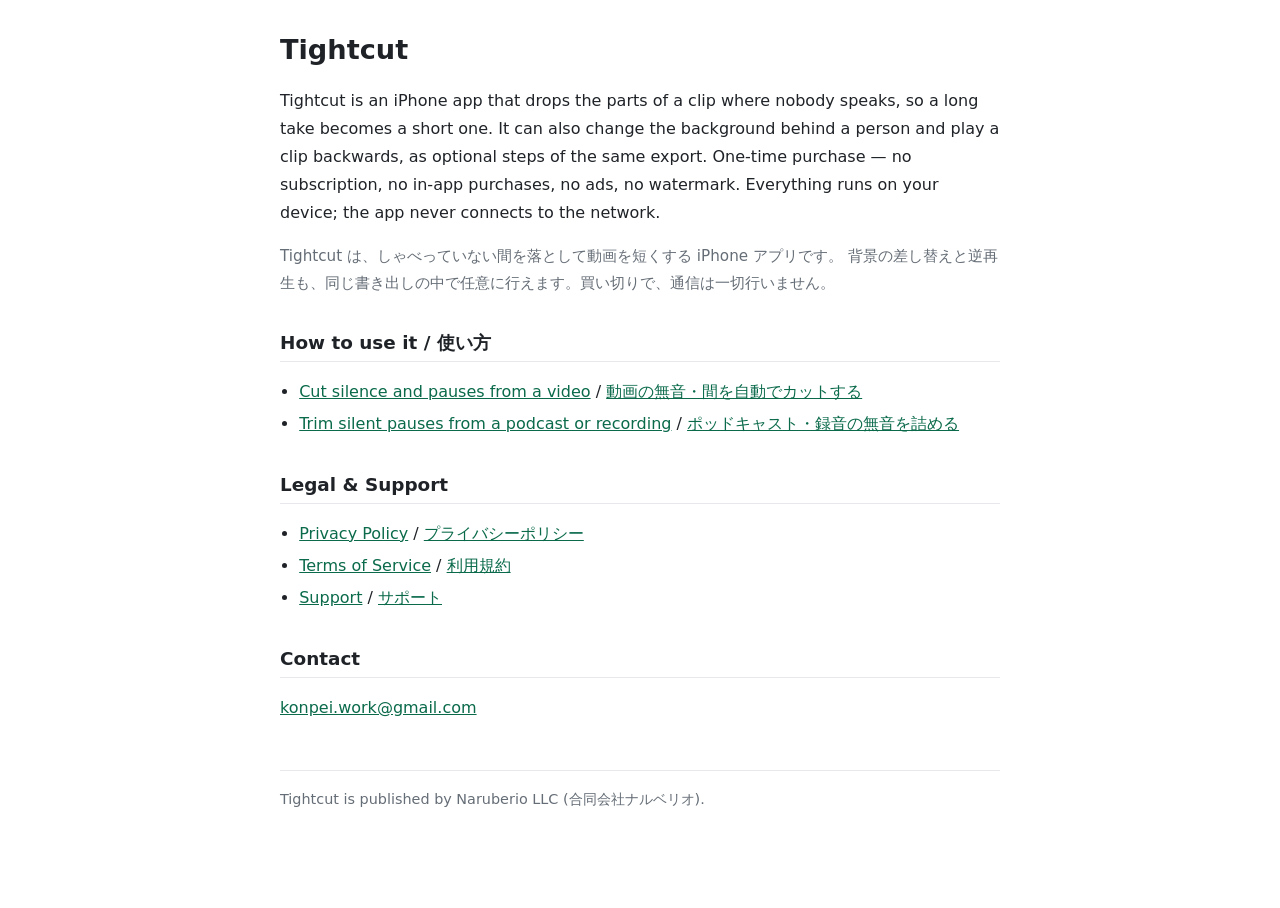
<file: index.html>
<!DOCTYPE html>
<html lang="en">
<head>
  <meta charset="utf-8">
  <meta name="viewport" content="width=device-width, initial-scale=1">
  <title>Tightcut — Legal &amp; Support</title>
  <link rel="stylesheet" href="style.css">
</head>
<body>
  <h1>Tightcut</h1>
  <p>Tightcut is an iPhone app that drops the parts of a clip where nobody speaks, so a long take becomes a short
  one. It can also change the background behind a person and play a clip backwards, as optional steps of the same
  export. One-time purchase — no subscription, no in-app purchases, no ads, no watermark. Everything runs on your
  device; the app never connects to the network.</p>
  <p class="meta">Tightcut は、しゃべっていない間を落として動画を短くする iPhone アプリです。
  背景の差し替えと逆再生も、同じ書き出しの中で任意に行えます。買い切りで、通信は一切行いません。</p>

  <h2>How to use it / 使い方</h2>
  <ul>
    <li><a href="howto-cut-silence-video.html">Cut silence and pauses from a video</a> / <a href="howto-cut-silence-video-ja.html">動画の無音・間を自動でカットする</a></li>
    <li><a href="howto-trim-pauses-audio.html">Trim silent pauses from a podcast or recording</a> / <a href="howto-trim-pauses-audio-ja.html">ポッドキャスト・録音の無音を詰める</a></li>
  </ul>

  <h2>Legal &amp; Support</h2>
  <ul>
    <li><a href="privacy-policy.html">Privacy Policy</a> / <a href="privacy-policy-ja.html">プライバシーポリシー</a></li>
    <li><a href="terms.html">Terms of Service</a> / <a href="terms-ja.html">利用規約</a></li>
    <li><a href="support.html">Support</a> / <a href="support-ja.html">サポート</a></li>
  </ul>

  <h2>Contact</h2>
  <p><a href="mailto:konpei.work@gmail.com">konpei.work@gmail.com</a></p>

  <footer>Tightcut is published by Naruberio LLC (合同会社ナルベリオ).</footer>
</body>
</html>
</file>
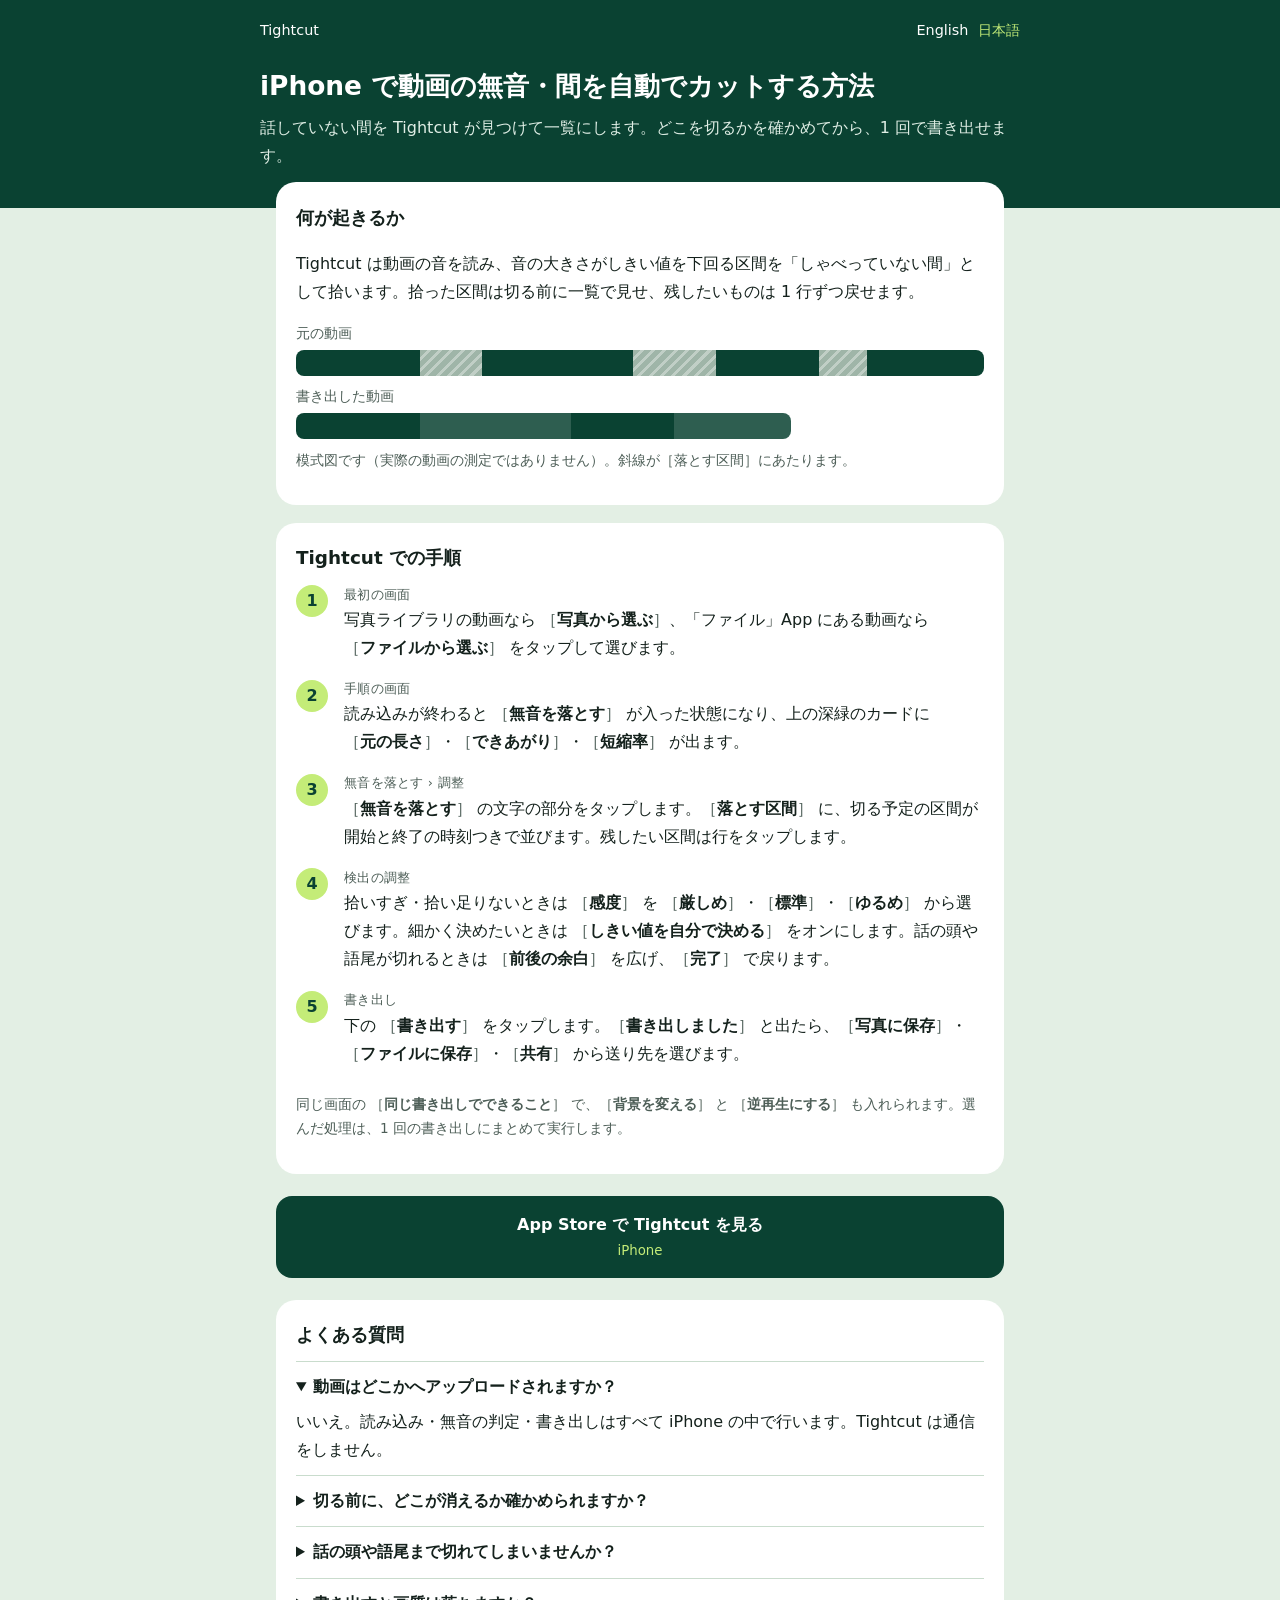
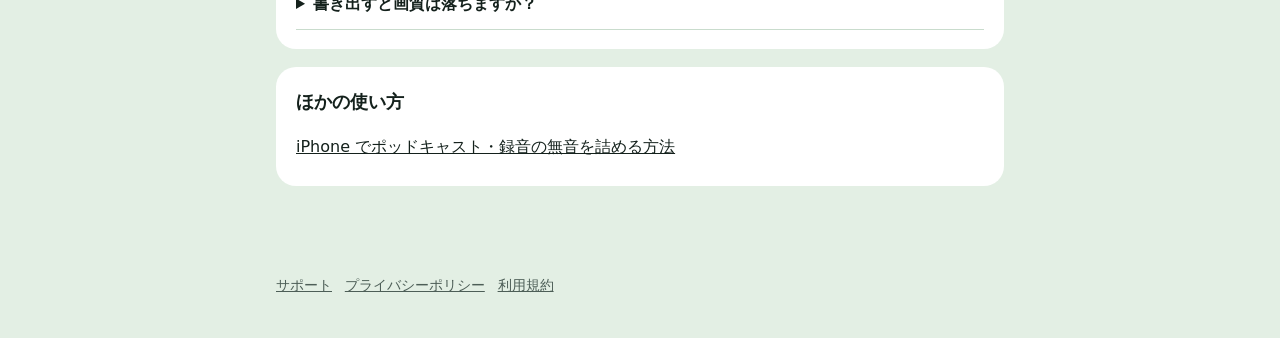
<file: howto-cut-silence-video-ja.html>
<!DOCTYPE html>
<html lang="ja">
<head>
  <meta charset="utf-8">
  <meta name="viewport" content="width=device-width, initial-scale=1">
  <meta name="color-scheme" content="light dark">
  <title>iPhone で動画の無音・間を自動でカットする方法 | Tightcut</title>
  <meta name="description" content="しゃべっていない間を Tightcut が音の大きさから見つけて一覧にし、確かめてから 1 回で書き出します。iPhone の中だけで処理し、解像度とフレームレートは元のまま。手順とよくある質問。">
  <!-- 用途別の説明ページ（KAN-1242）。英語版が正本。ボタン名は公開中の 1.0.1 の ja の表示（Localizable.xcstrings）と一字一句そろえる。
       無料の代替手段・アプリ自身の制約・価格と課金の形は書かない（soundpull-app D-58・D-59 / tightcut-app store-metadata §3） -->
  <link rel="canonical" href="https://naruberio.github.io/tightcut-legal/howto-cut-silence-video-ja.html">
  <link rel="alternate" hreflang="en" href="https://naruberio.github.io/tightcut-legal/howto-cut-silence-video.html">
  <link rel="alternate" hreflang="ja" href="https://naruberio.github.io/tightcut-legal/howto-cut-silence-video-ja.html">
  <link rel="alternate" hreflang="x-default" href="https://naruberio.github.io/tightcut-legal/howto-cut-silence-video.html">
  <meta property="og:type" content="article">
  <meta property="og:site_name" content="Tightcut">
  <meta property="og:title" content="iPhone で動画の無音・間を自動でカットする方法">
  <meta property="og:description" content="しゃべっていない間を見つけて一覧にし、確かめてから 1 回で書き出す。">
  <meta property="og:url" content="https://naruberio.github.io/tightcut-legal/howto-cut-silence-video-ja.html">
  <link rel="stylesheet" href="./howto.css">
  <script type="application/ld+json">
  {
    "@context": "https://schema.org",
    "@graph": [
      {
        "@type": "HowTo",
        "name": "iPhone で動画の無音・間を自動でカットする方法",
        "inLanguage": "ja",
        "url": "https://naruberio.github.io/tightcut-legal/howto-cut-silence-video-ja.html",
        "dateModified": "2026-11-15",
        "tool": {"@type": "HowToTool", "name": "Tightcut（iPhone アプリ）"},
        "step": [
          {"@type": "HowToStep", "position": 1, "text": "Tightcut を開き、［写真から選ぶ］か［ファイルから選ぶ］で動画を選びます。"},
          {"@type": "HowToStep", "position": 2, "text": "読み込みが終わると［無音を落とす］が入った状態になり、上のカードに元の長さ・できあがり・短縮率が出ます。"},
          {"@type": "HowToStep", "position": 3, "text": "［無音を落とす］の文字の部分をタップすると調整が開きます。［落とす区間］に、切る予定の区間が開始と終了の時刻つきで並びます。残したい区間は行をタップします。"},
          {"@type": "HowToStep", "position": 4, "text": "拾いすぎ・拾い足りないときは［感度］を［厳しめ］［標準］［ゆるめ］から選びます。話の頭や語尾が切れるときは［前後の余白］を広げます。［完了］で戻ります。"},
          {"@type": "HowToStep", "position": 5, "text": "下の［書き出す］をタップします。［書き出しました］と出たら、［写真に保存］［ファイルに保存］［共有］から送り先を選びます。"}
        ]
      },
      {
        "@type": "FAQPage",
        "inLanguage": "ja",
        "mainEntity": [
          {"@type": "Question", "name": "動画はどこかへアップロードされますか？", "acceptedAnswer": {"@type": "Answer", "text": "いいえ。読み込み・無音の判定・書き出しはすべて iPhone の中で行います。Tightcut は通信をしません。"}},
          {"@type": "Question", "name": "切る前に、どこが消えるか確かめられますか？", "acceptedAnswer": {"@type": "Answer", "text": "はい。［無音を落とす］の調整を開くと、［落とす区間］に開始・終了の時刻と長さが並びます。行をタップすると、その区間は残ります。"}},
          {"@type": "Question", "name": "話の頭や語尾まで切れてしまいませんか？", "acceptedAnswer": {"@type": "Answer", "text": "［前後の余白］で、切れ目の前後に少しだけ音を残せます。語尾が切れるときは余白を広げてください。"}},
          {"@type": "Question", "name": "書き出すと画質は落ちますか？", "acceptedAnswer": {"@type": "Answer", "text": "解像度とフレームレートは元のまま保ちます。"}}
        ]
      }
    ]
  }
  </script>
</head>
<body>
  <header class="band">
    <div class="band-inner">
      <nav>
        <a href="./">Tightcut</a>
        <span class="lang"><a href="./howto-cut-silence-video.html" lang="en" hreflang="en">English</a><span aria-current="page">日本語</span></span>
      </nav>
      <h1>iPhone で動画の無音・間を自動でカットする方法</h1>
      <p>話していない間を Tightcut が見つけて一覧にします。どこを切るかを確かめてから、1 回で書き出せます。</p>
    </div>
  </header>

  <main>
    <section class="card lift" aria-labelledby="what">
      <h2 id="what">何が起きるか</h2>
      <p>Tightcut は動画の音を読み、音の大きさがしきい値を下回る区間を「しゃべっていない間」として拾います。拾った区間は切る前に一覧で見せ、残したいものは 1 行ずつ戻せます。</p>
      <p class="strip-label">元の動画</p>
      <div class="strip" role="img" aria-label="模式図。話している区間の間に、無音の区間が挟まっている。"><i class="talk" style="width:18%"></i><i class="gap" style="width:9%"></i><i class="talk" style="width:22%"></i><i class="gap" style="width:12%"></i><i class="talk" style="width:15%"></i><i class="gap" style="width:7%"></i><i class="talk" style="width:17%"></i></div>
      <p class="strip-label">書き出した動画</p>
      <div class="strip" role="img" aria-label="模式図。無音の区間が抜けて、話している区間だけがつながっている。" style="width:72%"><i class="talk" style="width:25%"></i><i class="talk" style="width:30.5%;opacity:.85"></i><i class="talk" style="width:20.8%"></i><i class="talk" style="width:23.7%;opacity:.85"></i></div>
      <p class="note">模式図です（実際の動画の測定ではありません）。斜線が［落とす区間］にあたります。</p>
    </section>

    <section class="card" aria-labelledby="steps">
      <h2 id="steps">Tightcut での手順</h2>
      <ol class="flow">
        <li><span class="where">最初の画面</span>写真ライブラリの動画なら <span class="ui">写真から選ぶ</span>、「ファイル」App にある動画なら <span class="ui">ファイルから選ぶ</span> をタップして選びます。</li>
        <li><span class="where">手順の画面</span>読み込みが終わると <span class="ui">無音を落とす</span> が入った状態になり、上の深緑のカードに <span class="ui">元の長さ</span>・<span class="ui">できあがり</span>・<span class="ui">短縮率</span> が出ます。</li>
        <li><span class="where">無音を落とす › 調整</span><span class="ui">無音を落とす</span> の文字の部分をタップします。<span class="ui">落とす区間</span> に、切る予定の区間が開始と終了の時刻つきで並びます。残したい区間は行をタップします。</li>
        <li><span class="where">検出の調整</span>拾いすぎ・拾い足りないときは <span class="ui">感度</span> を <span class="ui">厳しめ</span>・<span class="ui">標準</span>・<span class="ui">ゆるめ</span> から選びます。細かく決めたいときは <span class="ui">しきい値を自分で決める</span> をオンにします。話の頭や語尾が切れるときは <span class="ui">前後の余白</span> を広げ、<span class="ui">完了</span> で戻ります。</li>
        <li><span class="where">書き出し</span>下の <span class="ui">書き出す</span> をタップします。<span class="ui">書き出しました</span> と出たら、<span class="ui">写真に保存</span>・<span class="ui">ファイルに保存</span>・<span class="ui">共有</span> から送り先を選びます。</li>
      </ol>
      <p class="note">同じ画面の <span class="ui">同じ書き出しでできること</span> で、<span class="ui">背景を変える</span> と <span class="ui">逆再生にする</span> も入れられます。選んだ処理は、1 回の書き出しにまとめて実行します。</p>
    </section>

    <a class="get" href="https://apps.apple.com/app/apple-store/id6816324988?ct=tcweb-silence-ja&amp;mt=8">App Store で Tightcut を見る<small>iPhone</small></a>

    <section class="card" aria-labelledby="faq">
      <h2 id="faq">よくある質問</h2>
      <details open><summary>動画はどこかへアップロードされますか？</summary><p>いいえ。読み込み・無音の判定・書き出しはすべて iPhone の中で行います。Tightcut は通信をしません。</p></details>
      <details><summary>切る前に、どこが消えるか確かめられますか？</summary><p>はい。<span class="ui">無音を落とす</span> の調整を開くと、<span class="ui">落とす区間</span> に開始・終了の時刻と長さが並びます。行をタップすると、その区間は残ります。</p></details>
      <details><summary>話の頭や語尾まで切れてしまいませんか？</summary><p><span class="ui">前後の余白</span> で、切れ目の前後に少しだけ音を残せます。語尾が切れるときは余白を広げてください。</p></details>
      <details><summary>書き出すと画質は落ちますか？</summary><p>解像度とフレームレートは元のまま保ちます。</p></details>
    </section>

    <nav class="card more" aria-labelledby="more">
      <h2 id="more">ほかの使い方</h2>
      <a href="./howto-trim-pauses-audio-ja.html">iPhone でポッドキャスト・録音の無音を詰める方法</a>
    </nav>
  </main>

  <footer class="foot">
    <a href="./support-ja.html">サポート</a><a href="./privacy-policy-ja.html">プライバシーポリシー</a><a href="./terms-ja.html">利用規約</a>
  </footer>
</body>
</html>
</file>
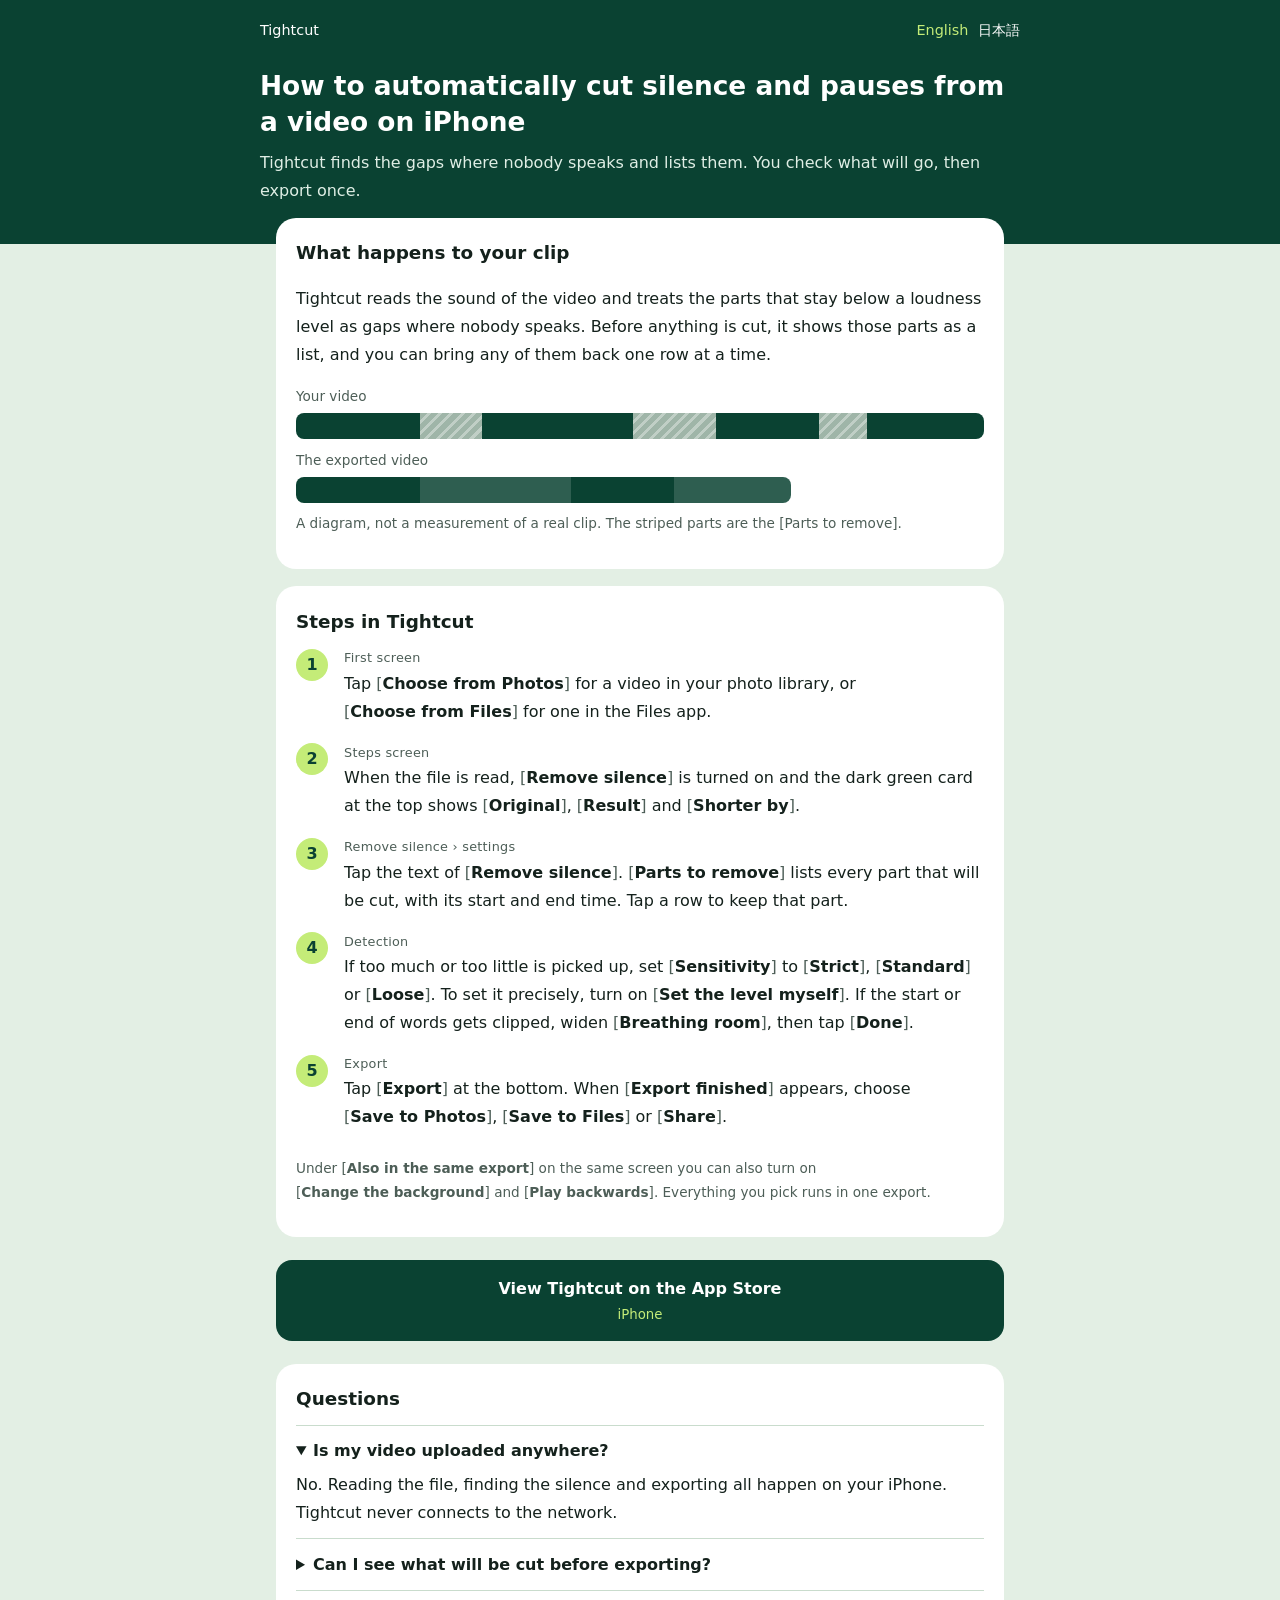
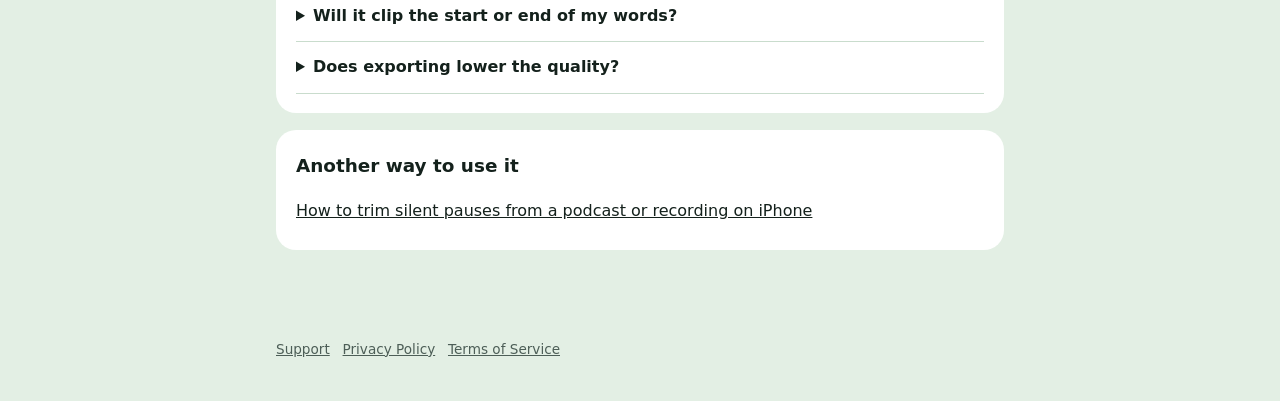
<file: howto-cut-silence-video.html>
<!DOCTYPE html>
<html lang="en">
<head>
  <meta charset="utf-8">
  <meta name="viewport" content="width=device-width, initial-scale=1">
  <meta name="color-scheme" content="light dark">
  <title>How to automatically cut silence and pauses from a video on iPhone | Tightcut</title>
  <meta name="description" content="Tightcut finds the gaps where nobody speaks, lists them so you can check them, then exports the shorter video in one pass. It runs on your iPhone and keeps the resolution and frame rate. Steps and FAQ.">
  <!-- Use-case page (KAN-1242). English is canonical. Button names match the en strings of the live 1.0.1 (Localizable.xcstrings) word for word.
       No free alternatives, no limits of the App, no price or billing model (soundpull-app D-58 / D-59, tightcut-app store-metadata §3). -->
  <link rel="canonical" href="https://naruberio.github.io/tightcut-legal/howto-cut-silence-video.html">
  <link rel="alternate" hreflang="en" href="https://naruberio.github.io/tightcut-legal/howto-cut-silence-video.html">
  <link rel="alternate" hreflang="ja" href="https://naruberio.github.io/tightcut-legal/howto-cut-silence-video-ja.html">
  <link rel="alternate" hreflang="x-default" href="https://naruberio.github.io/tightcut-legal/howto-cut-silence-video.html">
  <meta property="og:type" content="article">
  <meta property="og:site_name" content="Tightcut">
  <meta property="og:title" content="How to automatically cut silence and pauses from a video on iPhone">
  <meta property="og:description" content="Find the gaps where nobody speaks, check the list, export once.">
  <meta property="og:url" content="https://naruberio.github.io/tightcut-legal/howto-cut-silence-video.html">
  <link rel="stylesheet" href="./howto.css">
  <script type="application/ld+json">
  {
    "@context": "https://schema.org",
    "@graph": [
      {
        "@type": "HowTo",
        "name": "How to automatically cut silence and pauses from a video on iPhone",
        "inLanguage": "en",
        "url": "https://naruberio.github.io/tightcut-legal/howto-cut-silence-video.html",
        "dateModified": "2026-11-15",
        "tool": {"@type": "HowToTool", "name": "Tightcut (iPhone app)"},
        "step": [
          {"@type": "HowToStep", "position": 1, "text": "Open Tightcut and pick a video with [Choose from Photos] or [Choose from Files]."},
          {"@type": "HowToStep", "position": 2, "text": "When the file is read, [Remove silence] is turned on and the card at the top shows Original, Result and Shorter by."},
          {"@type": "HowToStep", "position": 3, "text": "Tap the text of [Remove silence] to open its settings. [Parts to remove] lists every part that will be cut, with its start and end time. Tap a row to keep that part."},
          {"@type": "HowToStep", "position": 4, "text": "If too much or too little is picked up, set [Sensitivity] to Strict, Standard or Loose. If the start or end of words gets clipped, widen [Breathing room]. Tap [Done]."},
          {"@type": "HowToStep", "position": 5, "text": "Tap [Export] at the bottom. When [Export finished] appears, choose [Save to Photos], [Save to Files] or [Share]."}
        ]
      },
      {
        "@type": "FAQPage",
        "inLanguage": "en",
        "mainEntity": [
          {"@type": "Question", "name": "Is my video uploaded anywhere?", "acceptedAnswer": {"@type": "Answer", "text": "No. Reading the file, finding the silence and exporting all happen on your iPhone. Tightcut never connects to the network."}},
          {"@type": "Question", "name": "Can I see what will be cut before exporting?", "acceptedAnswer": {"@type": "Answer", "text": "Yes. Open the settings of [Remove silence]: [Parts to remove] lists each part with its start, end and length. Tap a row to keep that part."}},
          {"@type": "Question", "name": "Will it clip the start or end of my words?", "acceptedAnswer": {"@type": "Answer", "text": "[Breathing room] keeps a little sound before and after each cut. If words still get clipped, widen it."}},
          {"@type": "Question", "name": "Does exporting lower the quality?", "acceptedAnswer": {"@type": "Answer", "text": "The resolution and frame rate of your file are kept."}}
        ]
      }
    ]
  }
  </script>
</head>
<body>
  <header class="band">
    <div class="band-inner">
      <nav>
        <a href="./">Tightcut</a>
        <span class="lang"><span aria-current="page">English</span><a href="./howto-cut-silence-video-ja.html" lang="ja" hreflang="ja">日本語</a></span>
      </nav>
      <h1>How to automatically cut silence and pauses from a video on iPhone</h1>
      <p>Tightcut finds the gaps where nobody speaks and lists them. You check what will go, then export once.</p>
    </div>
  </header>

  <main>
    <section class="card lift" aria-labelledby="what">
      <h2 id="what">What happens to your clip</h2>
      <p>Tightcut reads the sound of the video and treats the parts that stay below a loudness level as gaps where nobody speaks. Before anything is cut, it shows those parts as a list, and you can bring any of them back one row at a time.</p>
      <p class="strip-label">Your video</p>
      <div class="strip" role="img" aria-label="Diagram. Silent parts sit between the parts where someone talks."><i class="talk" style="width:18%"></i><i class="gap" style="width:9%"></i><i class="talk" style="width:22%"></i><i class="gap" style="width:12%"></i><i class="talk" style="width:15%"></i><i class="gap" style="width:7%"></i><i class="talk" style="width:17%"></i></div>
      <p class="strip-label">The exported video</p>
      <div class="strip" role="img" aria-label="Diagram. The silent parts are gone and the talking parts are joined." style="width:72%"><i class="talk" style="width:25%"></i><i class="talk" style="width:30.5%;opacity:.85"></i><i class="talk" style="width:20.8%"></i><i class="talk" style="width:23.7%;opacity:.85"></i></div>
      <p class="note">A diagram, not a measurement of a real clip. The striped parts are the [Parts to remove].</p>
    </section>

    <section class="card" aria-labelledby="steps">
      <h2 id="steps">Steps in Tightcut</h2>
      <ol class="flow">
        <li><span class="where">First screen</span>Tap <span class="ui">Choose from Photos</span> for a video in your photo library, or <span class="ui">Choose from Files</span> for one in the Files app.</li>
        <li><span class="where">Steps screen</span>When the file is read, <span class="ui">Remove silence</span> is turned on and the dark green card at the top shows <span class="ui">Original</span>, <span class="ui">Result</span> and <span class="ui">Shorter by</span>.</li>
        <li><span class="where">Remove silence › settings</span>Tap the text of <span class="ui">Remove silence</span>. <span class="ui">Parts to remove</span> lists every part that will be cut, with its start and end time. Tap a row to keep that part.</li>
        <li><span class="where">Detection</span>If too much or too little is picked up, set <span class="ui">Sensitivity</span> to <span class="ui">Strict</span>, <span class="ui">Standard</span> or <span class="ui">Loose</span>. To set it precisely, turn on <span class="ui">Set the level myself</span>. If the start or end of words gets clipped, widen <span class="ui">Breathing room</span>, then tap <span class="ui">Done</span>.</li>
        <li><span class="where">Export</span>Tap <span class="ui">Export</span> at the bottom. When <span class="ui">Export finished</span> appears, choose <span class="ui">Save to Photos</span>, <span class="ui">Save to Files</span> or <span class="ui">Share</span>.</li>
      </ol>
      <p class="note">Under <span class="ui">Also in the same export</span> on the same screen you can also turn on <span class="ui">Change the background</span> and <span class="ui">Play backwards</span>. Everything you pick runs in one export.</p>
    </section>

    <a class="get" href="https://apps.apple.com/app/apple-store/id6816324988?ct=tcweb-silence-en&amp;mt=8">View Tightcut on the App Store<small>iPhone</small></a>

    <section class="card" aria-labelledby="faq">
      <h2 id="faq">Questions</h2>
      <details open><summary>Is my video uploaded anywhere?</summary><p>No. Reading the file, finding the silence and exporting all happen on your iPhone. Tightcut never connects to the network.</p></details>
      <details><summary>Can I see what will be cut before exporting?</summary><p>Yes. Open the settings of <span class="ui">Remove silence</span>: <span class="ui">Parts to remove</span> lists each part with its start, end and length. Tap a row to keep that part.</p></details>
      <details><summary>Will it clip the start or end of my words?</summary><p><span class="ui">Breathing room</span> keeps a little sound before and after each cut. If words still get clipped, widen it.</p></details>
      <details><summary>Does exporting lower the quality?</summary><p>The resolution and frame rate of your file are kept.</p></details>
    </section>

    <nav class="card more" aria-labelledby="more">
      <h2 id="more">Another way to use it</h2>
      <a href="./howto-trim-pauses-audio.html">How to trim silent pauses from a podcast or recording on iPhone</a>
    </nav>
  </main>

  <footer class="foot">
    <a href="./support.html">Support</a><a href="./privacy-policy.html">Privacy Policy</a><a href="./terms.html">Terms of Service</a>
  </footer>
</body>
</html>
</file>
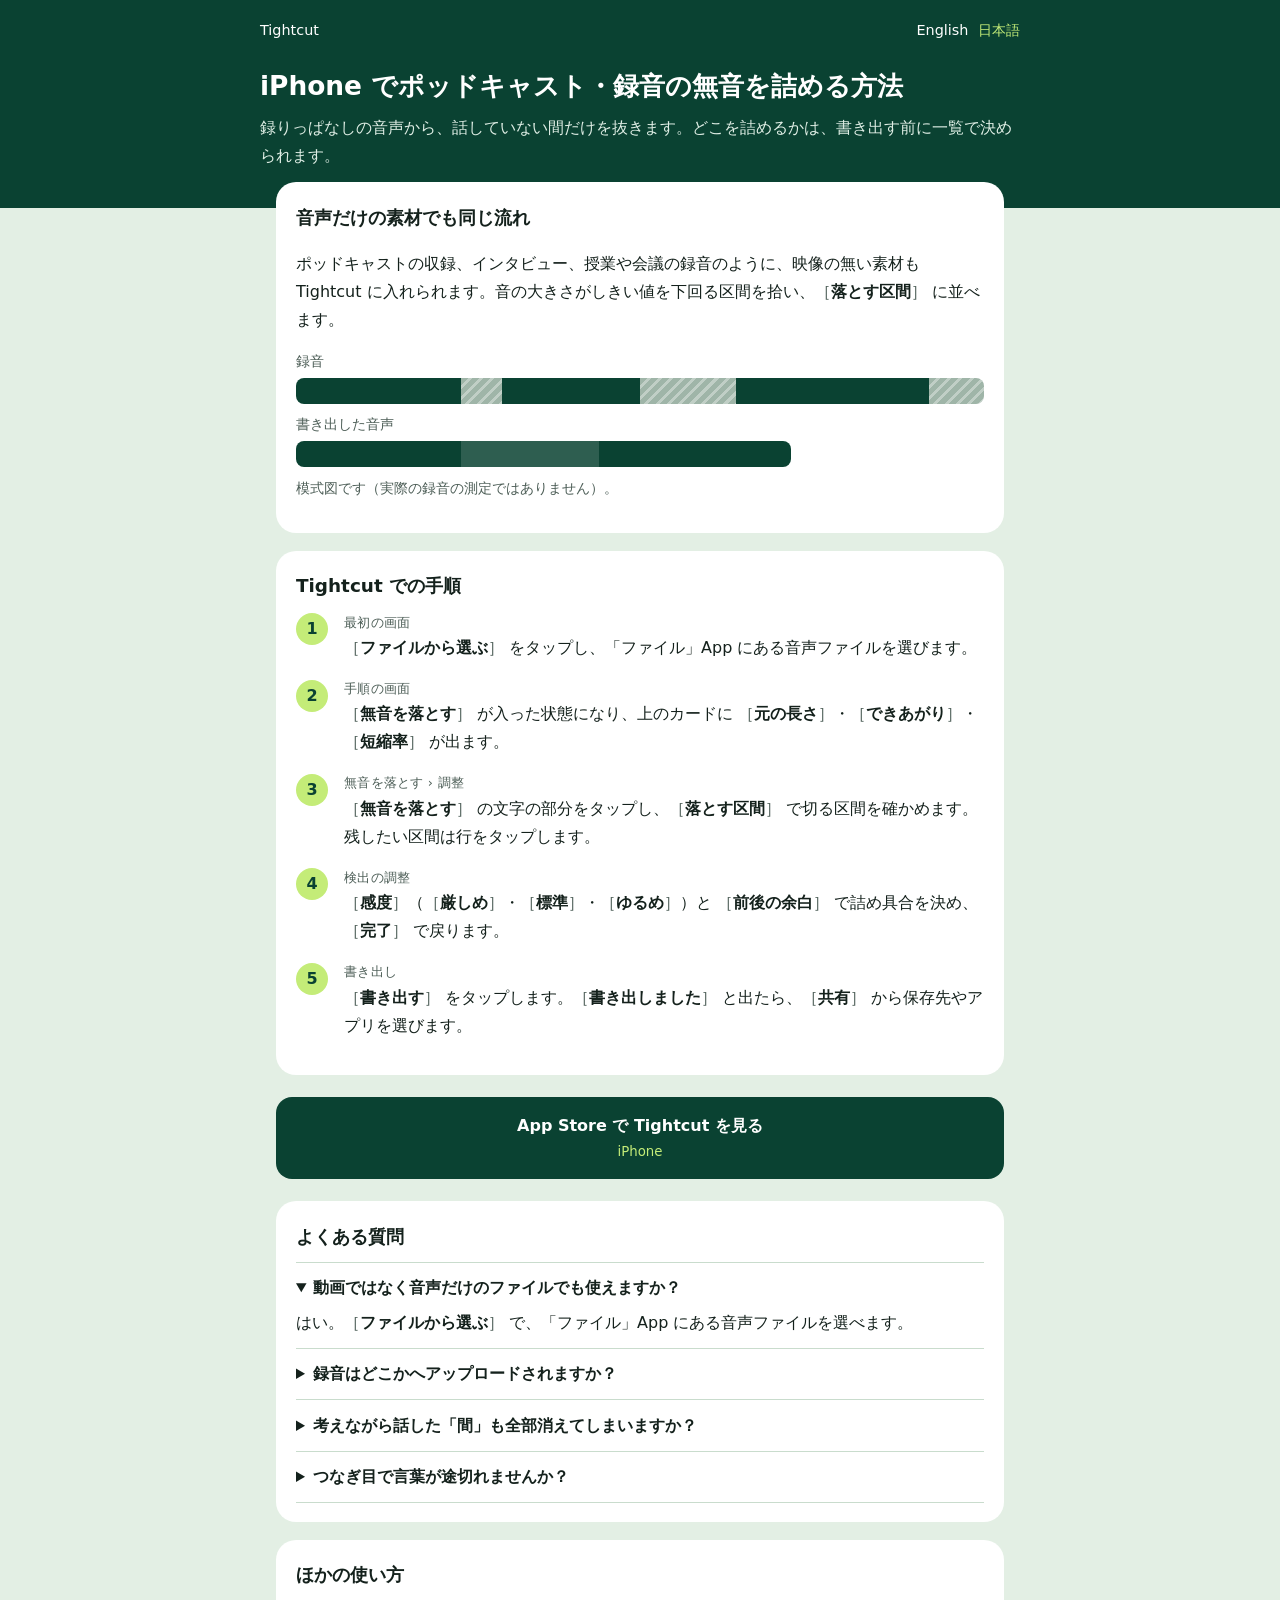
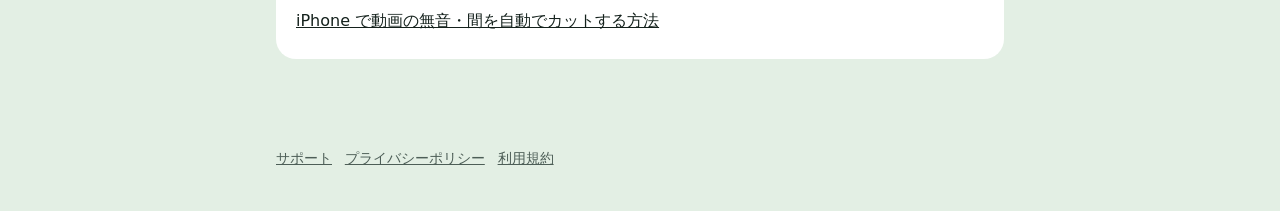
<file: howto-trim-pauses-audio-ja.html>
<!DOCTYPE html>
<html lang="ja">
<head>
  <meta charset="utf-8">
  <meta name="viewport" content="width=device-width, initial-scale=1">
  <meta name="color-scheme" content="light dark">
  <title>iPhone でポッドキャスト・録音の無音を詰める方法 | Tightcut</title>
  <meta name="description" content="録音した音声ファイルから、話していない間を Tightcut で見つけて詰める手順。切る区間を一覧で確かめてから書き出します。処理は iPhone の中だけ。">
  <!-- 用途別の説明ページ（KAN-1242）。英語版が正本。ボタン名は公開中の 1.0.1 の ja の表示と一字一句そろえる。
       音声だけの素材は「ファイルから選ぶ」から入る（ImportView の fileImporter が .movie と .audio を受ける）。
       保存は「共有」で案内する（「ファイルに保存」の音声での動きは実機で確かめていないため、手順に書かない） -->
  <link rel="canonical" href="https://naruberio.github.io/tightcut-legal/howto-trim-pauses-audio-ja.html">
  <link rel="alternate" hreflang="en" href="https://naruberio.github.io/tightcut-legal/howto-trim-pauses-audio.html">
  <link rel="alternate" hreflang="ja" href="https://naruberio.github.io/tightcut-legal/howto-trim-pauses-audio-ja.html">
  <link rel="alternate" hreflang="x-default" href="https://naruberio.github.io/tightcut-legal/howto-trim-pauses-audio.html">
  <meta property="og:type" content="article">
  <meta property="og:site_name" content="Tightcut">
  <meta property="og:title" content="iPhone でポッドキャスト・録音の無音を詰める方法">
  <meta property="og:description" content="話していない間を見つけて一覧にし、確かめてから詰める。">
  <meta property="og:url" content="https://naruberio.github.io/tightcut-legal/howto-trim-pauses-audio-ja.html">
  <link rel="stylesheet" href="./howto.css">
  <script type="application/ld+json">
  {
    "@context": "https://schema.org",
    "@graph": [
      {
        "@type": "HowTo",
        "name": "iPhone でポッドキャスト・録音の無音を詰める方法",
        "inLanguage": "ja",
        "url": "https://naruberio.github.io/tightcut-legal/howto-trim-pauses-audio-ja.html",
        "dateModified": "2026-11-15",
        "tool": {"@type": "HowToTool", "name": "Tightcut（iPhone アプリ）"},
        "step": [
          {"@type": "HowToStep", "position": 1, "text": "Tightcut を開き、［ファイルから選ぶ］で「ファイル」App にある音声ファイルを選びます。"},
          {"@type": "HowToStep", "position": 2, "text": "［無音を落とす］が入った状態になり、上のカードに元の長さ・できあがり・短縮率が出ます。"},
          {"@type": "HowToStep", "position": 3, "text": "［無音を落とす］の文字の部分をタップし、［落とす区間］で切る区間を確かめます。残したい区間は行をタップします。"},
          {"@type": "HowToStep", "position": 4, "text": "［感度］と［前後の余白］で詰め具合を決め、［完了］で戻ります。"},
          {"@type": "HowToStep", "position": 5, "text": "［書き出す］をタップし、［書き出しました］と出たら［共有］から保存先やアプリを選びます。"}
        ]
      },
      {
        "@type": "FAQPage",
        "inLanguage": "ja",
        "mainEntity": [
          {"@type": "Question", "name": "動画ではなく音声だけのファイルでも使えますか？", "acceptedAnswer": {"@type": "Answer", "text": "はい。［ファイルから選ぶ］で、「ファイル」App にある音声ファイルを選べます。"}},
          {"@type": "Question", "name": "録音はどこかへアップロードされますか？", "acceptedAnswer": {"@type": "Answer", "text": "いいえ。無音の判定も書き出しも iPhone の中で行い、Tightcut は通信をしません。"}},
          {"@type": "Question", "name": "考えながら話した「間」も全部消えてしまいますか？", "acceptedAnswer": {"@type": "Answer", "text": "消える区間は書き出す前に［落とす区間］で一覧になります。残したい間は行をタップすれば残ります。"}},
          {"@type": "Question", "name": "つなぎ目で言葉が途切れませんか？", "acceptedAnswer": {"@type": "Answer", "text": "［前後の余白］で、切れ目の前後に少しだけ音を残せます。"}}
        ]
      }
    ]
  }
  </script>
</head>
<body>
  <header class="band">
    <div class="band-inner">
      <nav>
        <a href="./">Tightcut</a>
        <span class="lang"><a href="./howto-trim-pauses-audio.html" lang="en" hreflang="en">English</a><span aria-current="page">日本語</span></span>
      </nav>
      <h1>iPhone でポッドキャスト・録音の無音を詰める方法</h1>
      <p>録りっぱなしの音声から、話していない間だけを抜きます。どこを詰めるかは、書き出す前に一覧で決められます。</p>
    </div>
  </header>

  <main>
    <section class="card lift" aria-labelledby="what">
      <h2 id="what">音声だけの素材でも同じ流れ</h2>
      <p>ポッドキャストの収録、インタビュー、授業や会議の録音のように、映像の無い素材も Tightcut に入れられます。音の大きさがしきい値を下回る区間を拾い、<span class="ui">落とす区間</span> に並べます。</p>
      <p class="strip-label">録音</p>
      <div class="strip" role="img" aria-label="模式図。話している区間の間に、無音の区間が挟まっている。"><i class="talk" style="width:24%"></i><i class="gap" style="width:6%"></i><i class="talk" style="width:20%"></i><i class="gap" style="width:14%"></i><i class="talk" style="width:28%"></i><i class="gap" style="width:8%"></i></div>
      <p class="strip-label">書き出した音声</p>
      <div class="strip" role="img" aria-label="模式図。無音の区間が抜けて、話している区間だけがつながっている。" style="width:72%"><i class="talk" style="width:33.3%"></i><i class="talk" style="width:27.8%;opacity:.85"></i><i class="talk" style="width:38.9%"></i></div>
      <p class="note">模式図です（実際の録音の測定ではありません）。</p>
    </section>

    <section class="card" aria-labelledby="steps">
      <h2 id="steps">Tightcut での手順</h2>
      <ol class="flow">
        <li><span class="where">最初の画面</span><span class="ui">ファイルから選ぶ</span> をタップし、「ファイル」App にある音声ファイルを選びます。</li>
        <li><span class="where">手順の画面</span><span class="ui">無音を落とす</span> が入った状態になり、上のカードに <span class="ui">元の長さ</span>・<span class="ui">できあがり</span>・<span class="ui">短縮率</span> が出ます。</li>
        <li><span class="where">無音を落とす › 調整</span><span class="ui">無音を落とす</span> の文字の部分をタップし、<span class="ui">落とす区間</span> で切る区間を確かめます。残したい区間は行をタップします。</li>
        <li><span class="where">検出の調整</span><span class="ui">感度</span>（<span class="ui">厳しめ</span>・<span class="ui">標準</span>・<span class="ui">ゆるめ</span>）と <span class="ui">前後の余白</span> で詰め具合を決め、<span class="ui">完了</span> で戻ります。</li>
        <li><span class="where">書き出し</span><span class="ui">書き出す</span> をタップします。<span class="ui">書き出しました</span> と出たら、<span class="ui">共有</span> から保存先やアプリを選びます。</li>
      </ol>
    </section>

    <a class="get" href="https://apps.apple.com/app/apple-store/id6816324988?ct=tcweb-audio-ja&amp;mt=8">App Store で Tightcut を見る<small>iPhone</small></a>

    <section class="card" aria-labelledby="faq">
      <h2 id="faq">よくある質問</h2>
      <details open><summary>動画ではなく音声だけのファイルでも使えますか？</summary><p>はい。<span class="ui">ファイルから選ぶ</span> で、「ファイル」App にある音声ファイルを選べます。</p></details>
      <details><summary>録音はどこかへアップロードされますか？</summary><p>いいえ。無音の判定も書き出しも iPhone の中で行い、Tightcut は通信をしません。</p></details>
      <details><summary>考えながら話した「間」も全部消えてしまいますか？</summary><p>消える区間は書き出す前に <span class="ui">落とす区間</span> で一覧になります。残したい間は行をタップすれば残ります。</p></details>
      <details><summary>つなぎ目で言葉が途切れませんか？</summary><p><span class="ui">前後の余白</span> で、切れ目の前後に少しだけ音を残せます。</p></details>
    </section>

    <nav class="card more" aria-labelledby="more">
      <h2 id="more">ほかの使い方</h2>
      <a href="./howto-cut-silence-video-ja.html">iPhone で動画の無音・間を自動でカットする方法</a>
    </nav>
  </main>

  <footer class="foot">
    <a href="./support-ja.html">サポート</a><a href="./privacy-policy-ja.html">プライバシーポリシー</a><a href="./terms-ja.html">利用規約</a>
  </footer>
</body>
</html>
</file>
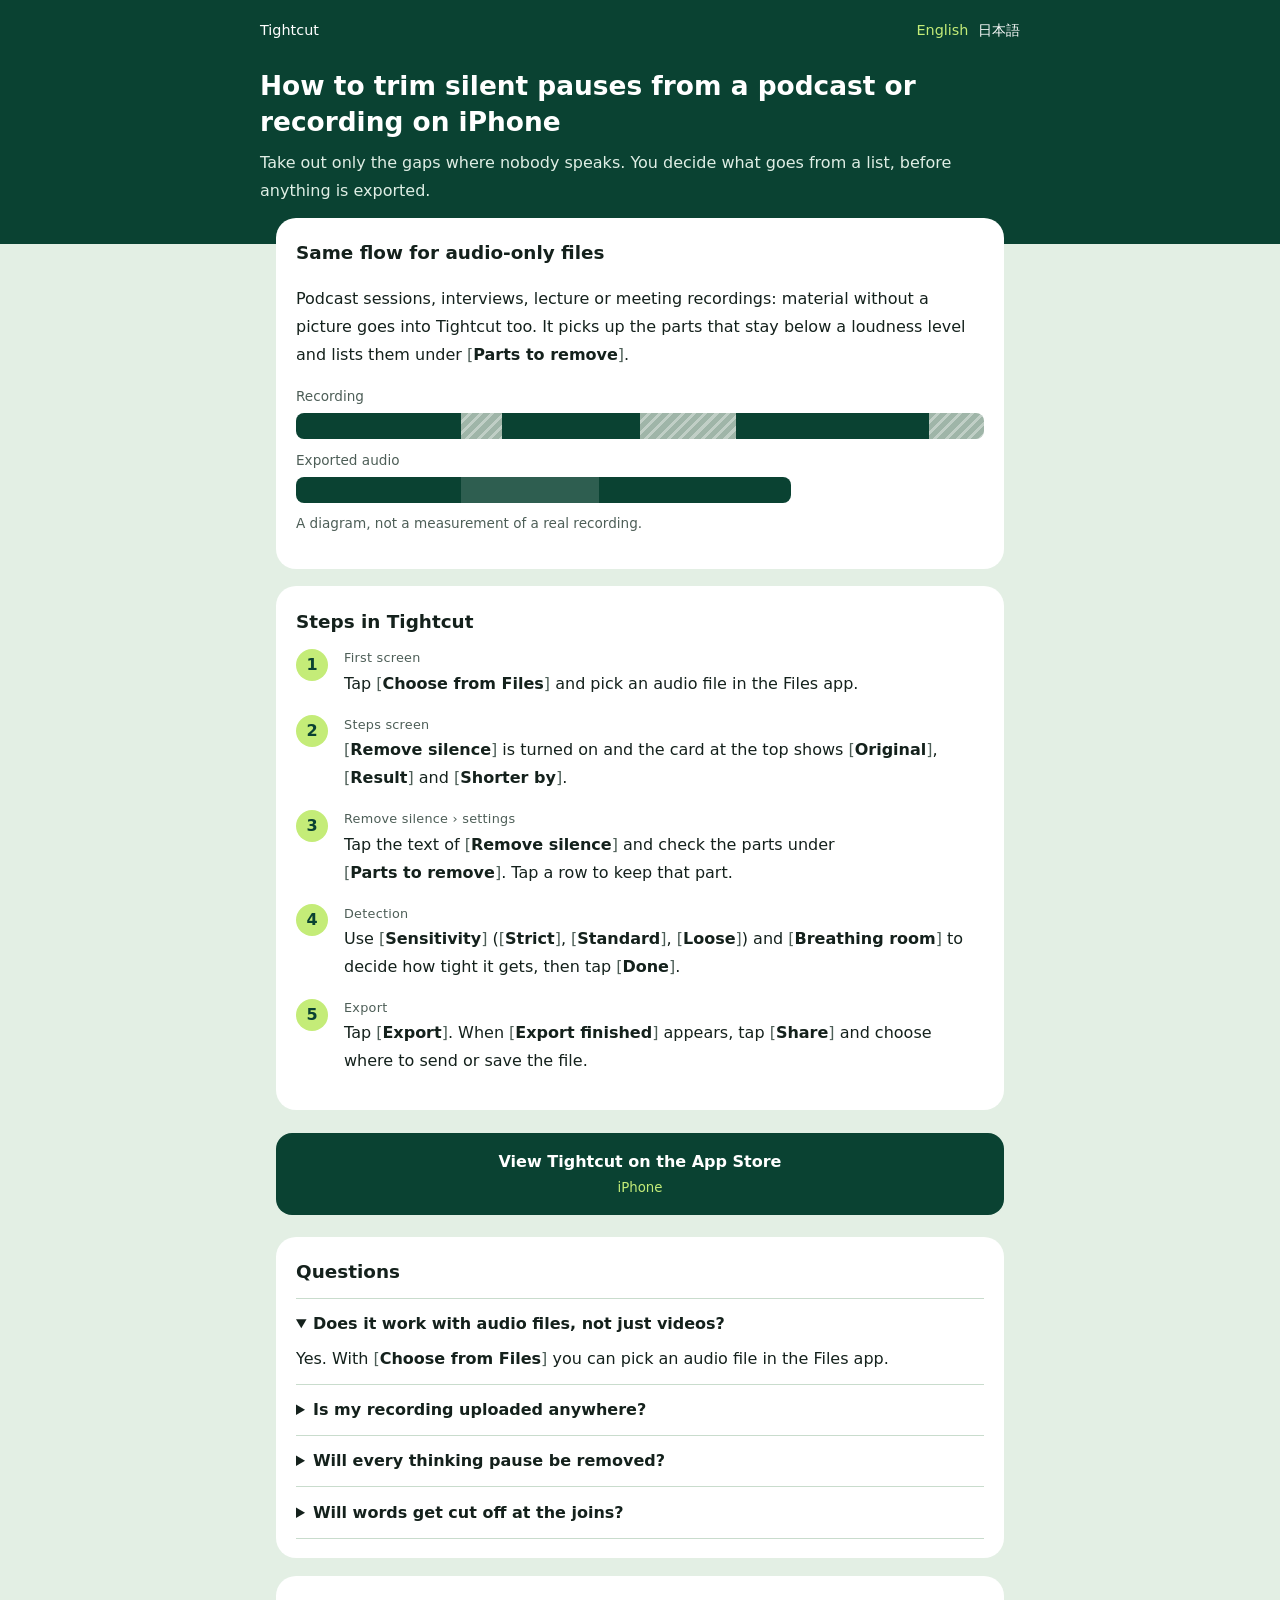
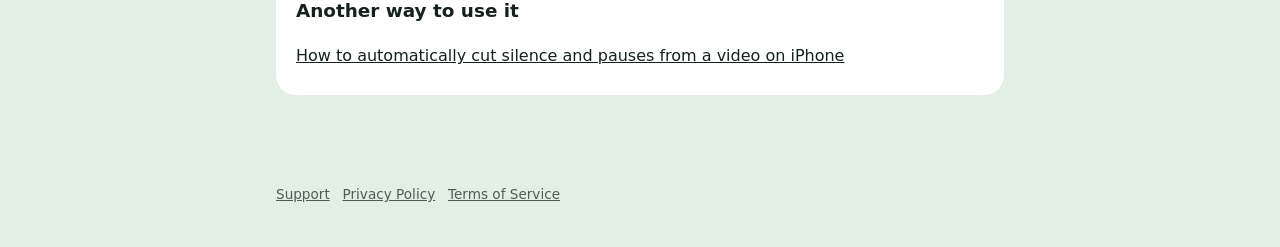
<file: howto-trim-pauses-audio.html>
<!DOCTYPE html>
<html lang="en">
<head>
  <meta charset="utf-8">
  <meta name="viewport" content="width=device-width, initial-scale=1">
  <meta name="color-scheme" content="light dark">
  <title>How to trim silent pauses from a podcast or recording on iPhone | Tightcut</title>
  <meta name="description" content="Steps to find and remove the gaps where nobody speaks in an audio file with Tightcut. Check the list of cuts before exporting. Everything runs on your iPhone.">
  <!-- Use-case page (KAN-1242). English is canonical. Button names match the en strings of the live 1.0.1 word for word.
       Audio-only files come in through "Choose from Files" (ImportView's fileImporter accepts .movie and .audio).
       Saving is described through "Share" only ("Save to Files" with audio has not been checked on a device). -->
  <link rel="canonical" href="https://naruberio.github.io/tightcut-legal/howto-trim-pauses-audio.html">
  <link rel="alternate" hreflang="en" href="https://naruberio.github.io/tightcut-legal/howto-trim-pauses-audio.html">
  <link rel="alternate" hreflang="ja" href="https://naruberio.github.io/tightcut-legal/howto-trim-pauses-audio-ja.html">
  <link rel="alternate" hreflang="x-default" href="https://naruberio.github.io/tightcut-legal/howto-trim-pauses-audio.html">
  <meta property="og:type" content="article">
  <meta property="og:site_name" content="Tightcut">
  <meta property="og:title" content="How to trim silent pauses from a podcast or recording on iPhone">
  <meta property="og:description" content="Find the gaps where nobody speaks, check the list, then tighten the recording.">
  <meta property="og:url" content="https://naruberio.github.io/tightcut-legal/howto-trim-pauses-audio.html">
  <link rel="stylesheet" href="./howto.css">
  <script type="application/ld+json">
  {
    "@context": "https://schema.org",
    "@graph": [
      {
        "@type": "HowTo",
        "name": "How to trim silent pauses from a podcast or recording on iPhone",
        "inLanguage": "en",
        "url": "https://naruberio.github.io/tightcut-legal/howto-trim-pauses-audio.html",
        "dateModified": "2026-11-15",
        "tool": {"@type": "HowToTool", "name": "Tightcut (iPhone app)"},
        "step": [
          {"@type": "HowToStep", "position": 1, "text": "Open Tightcut, tap [Choose from Files] and pick an audio file in the Files app."},
          {"@type": "HowToStep", "position": 2, "text": "[Remove silence] is turned on and the card at the top shows Original, Result and Shorter by."},
          {"@type": "HowToStep", "position": 3, "text": "Tap the text of [Remove silence] and check the parts listed under [Parts to remove]. Tap a row to keep that part."},
          {"@type": "HowToStep", "position": 4, "text": "Use [Sensitivity] and [Breathing room] to decide how tight it gets, then tap [Done]."},
          {"@type": "HowToStep", "position": 5, "text": "Tap [Export]. When [Export finished] appears, tap [Share] and choose where to send or save the file."}
        ]
      },
      {
        "@type": "FAQPage",
        "inLanguage": "en",
        "mainEntity": [
          {"@type": "Question", "name": "Does it work with audio files, not just videos?", "acceptedAnswer": {"@type": "Answer", "text": "Yes. With [Choose from Files] you can pick an audio file in the Files app."}},
          {"@type": "Question", "name": "Is my recording uploaded anywhere?", "acceptedAnswer": {"@type": "Answer", "text": "No. Finding the silence and exporting both happen on your iPhone. Tightcut never connects to the network."}},
          {"@type": "Question", "name": "Will every thinking pause be removed?", "acceptedAnswer": {"@type": "Answer", "text": "Before you export, the parts to be removed are listed under [Parts to remove]. Tap a row to keep a pause you want."}},
          {"@type": "Question", "name": "Will words get cut off at the joins?", "acceptedAnswer": {"@type": "Answer", "text": "[Breathing room] keeps a little sound before and after each cut."}}
        ]
      }
    ]
  }
  </script>
</head>
<body>
  <header class="band">
    <div class="band-inner">
      <nav>
        <a href="./">Tightcut</a>
        <span class="lang"><span aria-current="page">English</span><a href="./howto-trim-pauses-audio-ja.html" lang="ja" hreflang="ja">日本語</a></span>
      </nav>
      <h1>How to trim silent pauses from a podcast or recording on iPhone</h1>
      <p>Take out only the gaps where nobody speaks. You decide what goes from a list, before anything is exported.</p>
    </div>
  </header>

  <main>
    <section class="card lift" aria-labelledby="what">
      <h2 id="what">Same flow for audio-only files</h2>
      <p>Podcast sessions, interviews, lecture or meeting recordings: material without a picture goes into Tightcut too. It picks up the parts that stay below a loudness level and lists them under <span class="ui">Parts to remove</span>.</p>
      <p class="strip-label">Recording</p>
      <div class="strip" role="img" aria-label="Diagram. Silent parts sit between the parts where someone talks."><i class="talk" style="width:24%"></i><i class="gap" style="width:6%"></i><i class="talk" style="width:20%"></i><i class="gap" style="width:14%"></i><i class="talk" style="width:28%"></i><i class="gap" style="width:8%"></i></div>
      <p class="strip-label">Exported audio</p>
      <div class="strip" role="img" aria-label="Diagram. The silent parts are gone and the talking parts are joined." style="width:72%"><i class="talk" style="width:33.3%"></i><i class="talk" style="width:27.8%;opacity:.85"></i><i class="talk" style="width:38.9%"></i></div>
      <p class="note">A diagram, not a measurement of a real recording.</p>
    </section>

    <section class="card" aria-labelledby="steps">
      <h2 id="steps">Steps in Tightcut</h2>
      <ol class="flow">
        <li><span class="where">First screen</span>Tap <span class="ui">Choose from Files</span> and pick an audio file in the Files app.</li>
        <li><span class="where">Steps screen</span><span class="ui">Remove silence</span> is turned on and the card at the top shows <span class="ui">Original</span>, <span class="ui">Result</span> and <span class="ui">Shorter by</span>.</li>
        <li><span class="where">Remove silence › settings</span>Tap the text of <span class="ui">Remove silence</span> and check the parts under <span class="ui">Parts to remove</span>. Tap a row to keep that part.</li>
        <li><span class="where">Detection</span>Use <span class="ui">Sensitivity</span> (<span class="ui">Strict</span>, <span class="ui">Standard</span>, <span class="ui">Loose</span>) and <span class="ui">Breathing room</span> to decide how tight it gets, then tap <span class="ui">Done</span>.</li>
        <li><span class="where">Export</span>Tap <span class="ui">Export</span>. When <span class="ui">Export finished</span> appears, tap <span class="ui">Share</span> and choose where to send or save the file.</li>
      </ol>
    </section>

    <a class="get" href="https://apps.apple.com/app/apple-store/id6816324988?ct=tcweb-audio-en&amp;mt=8">View Tightcut on the App Store<small>iPhone</small></a>

    <section class="card" aria-labelledby="faq">
      <h2 id="faq">Questions</h2>
      <details open><summary>Does it work with audio files, not just videos?</summary><p>Yes. With <span class="ui">Choose from Files</span> you can pick an audio file in the Files app.</p></details>
      <details><summary>Is my recording uploaded anywhere?</summary><p>No. Finding the silence and exporting both happen on your iPhone. Tightcut never connects to the network.</p></details>
      <details><summary>Will every thinking pause be removed?</summary><p>Before you export, the parts to be removed are listed under <span class="ui">Parts to remove</span>. Tap a row to keep a pause you want.</p></details>
      <details><summary>Will words get cut off at the joins?</summary><p><span class="ui">Breathing room</span> keeps a little sound before and after each cut.</p></details>
    </section>

    <nav class="card more" aria-labelledby="more">
      <h2 id="more">Another way to use it</h2>
      <a href="./howto-cut-silence-video.html">How to automatically cut silence and pauses from a video on iPhone</a>
    </nav>
  </main>

  <footer class="foot">
    <a href="./support.html">Support</a><a href="./privacy-policy.html">Privacy Policy</a><a href="./terms.html">Terms of Service</a>
  </footer>
</body>
</html>
</file>
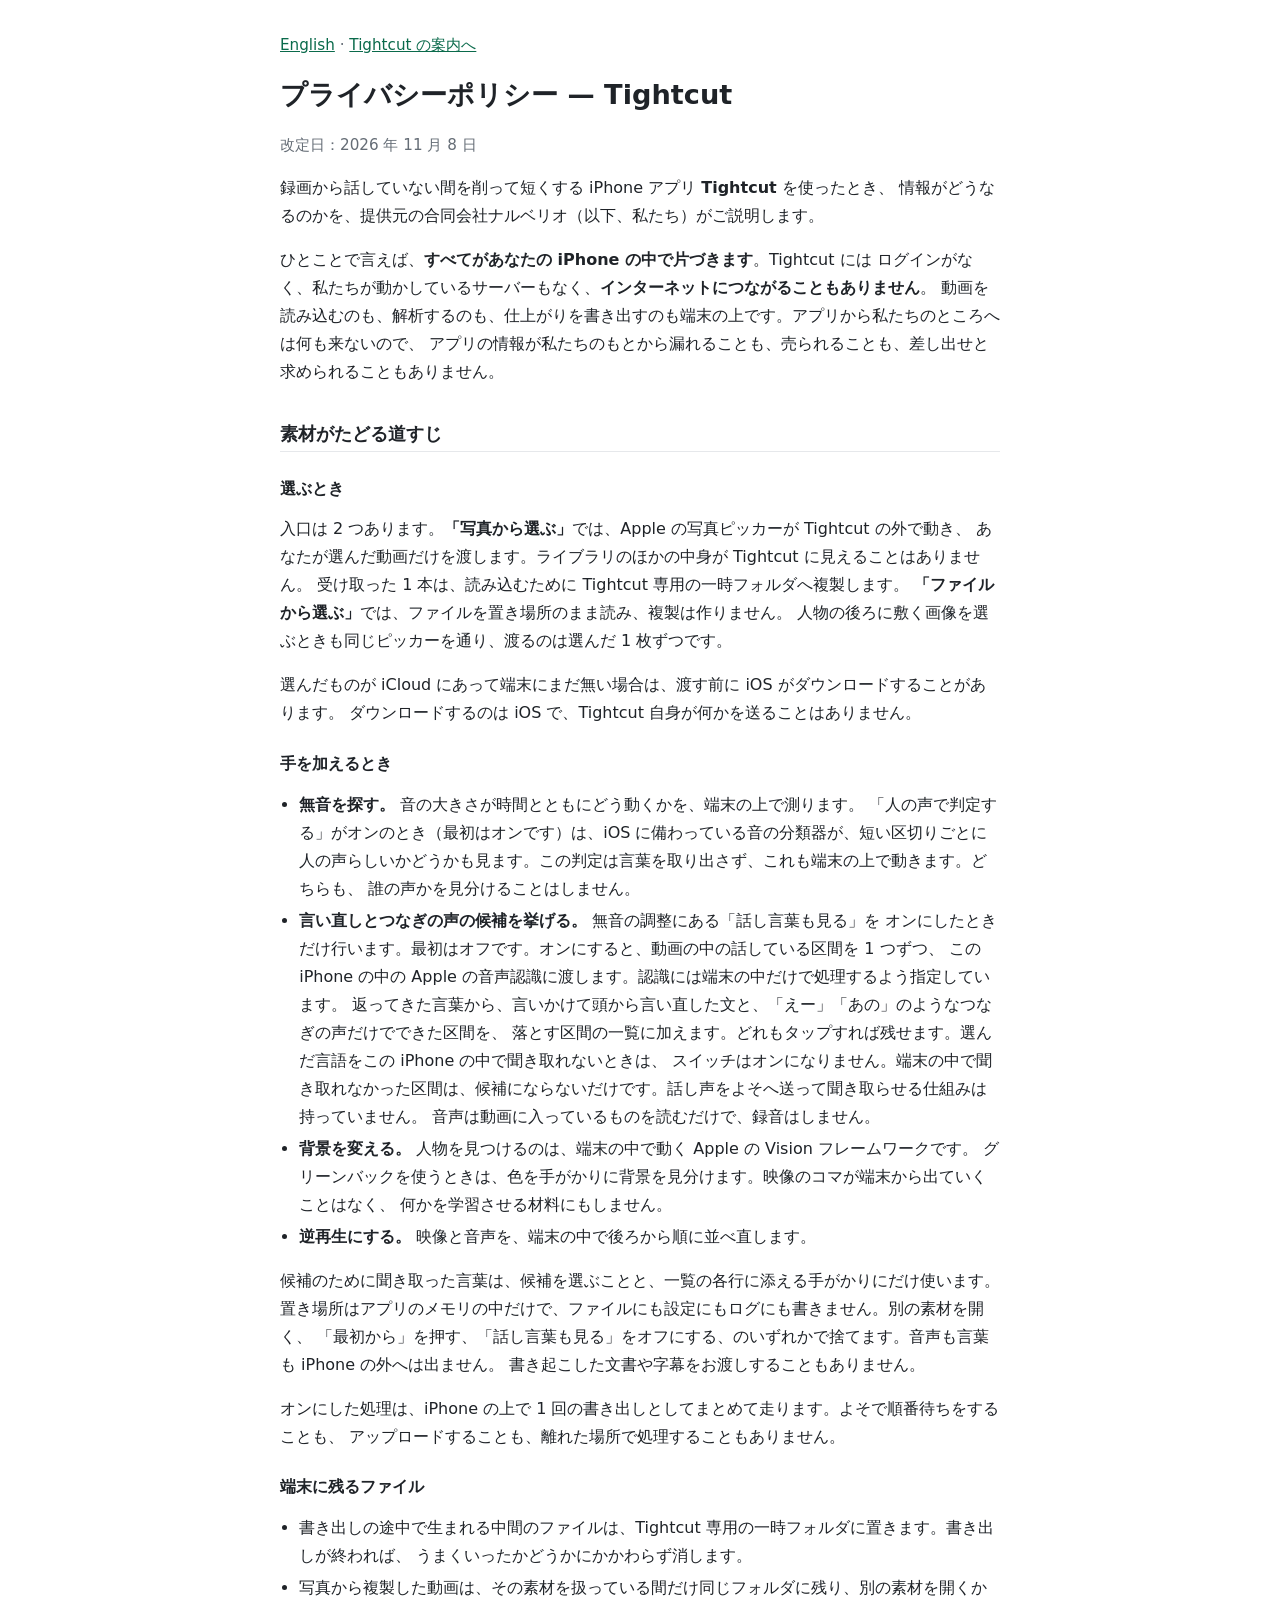
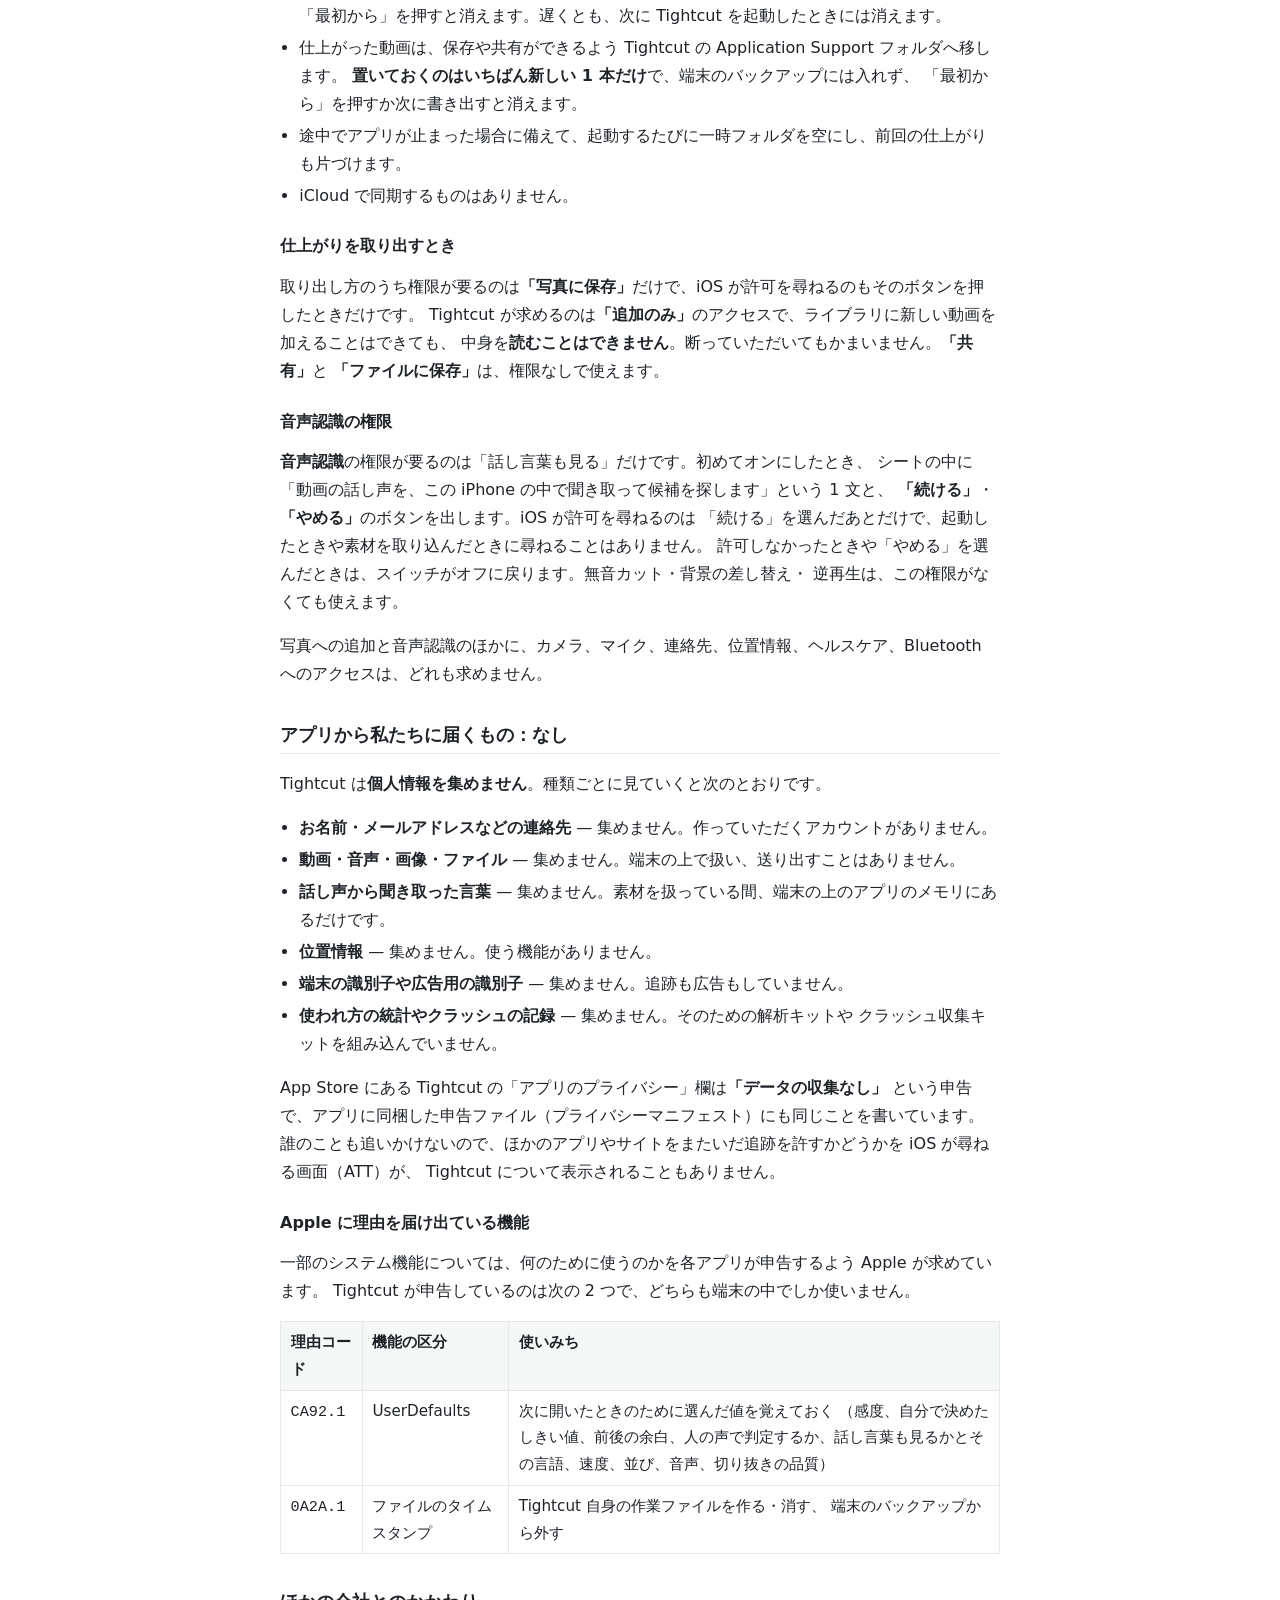
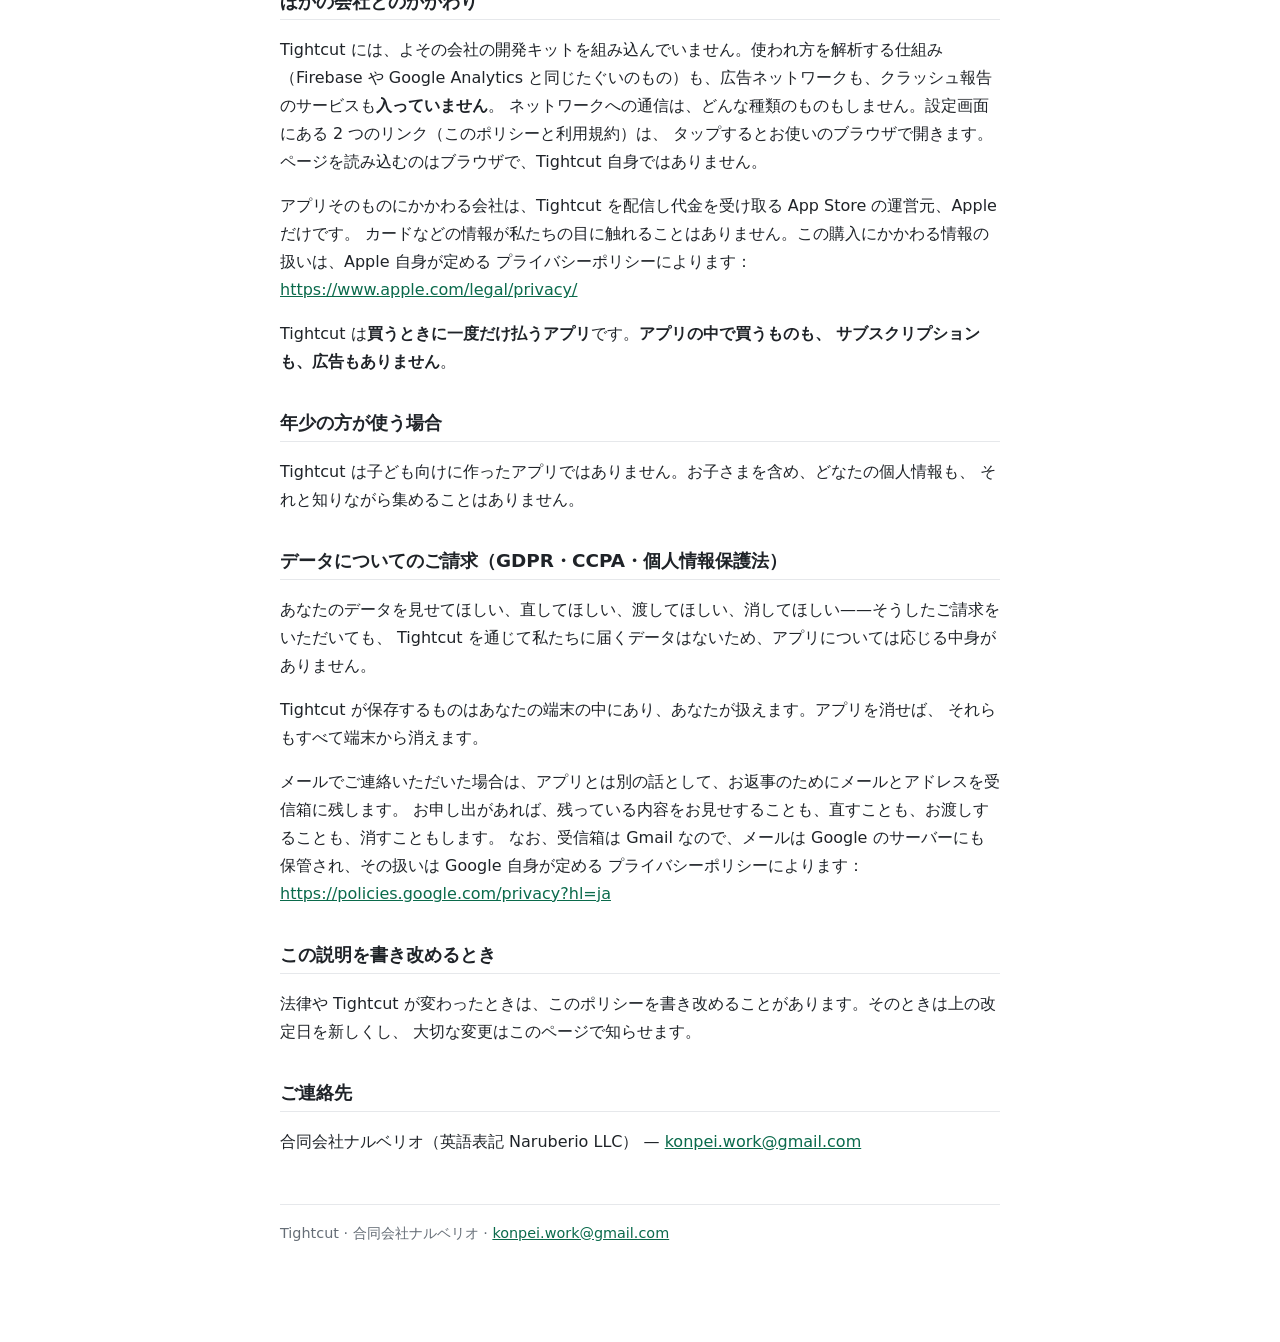
<file: privacy-policy-ja.html>
<!DOCTYPE html>
<html lang="ja">
<head>
  <meta charset="utf-8">
  <meta name="viewport" content="width=device-width, initial-scale=1">
  <title>プライバシーポリシー — Tightcut</title>
  <link rel="stylesheet" href="style.css">
</head>
<body>
  <p class="meta"><a href="privacy-policy.html" lang="en" hreflang="en">English</a> · <a href="index.html">Tightcut の案内へ</a></p>
  <h1>プライバシーポリシー — Tightcut</h1>
  <p class="meta">改定日：2026 年 11 月 8 日</p>

  <p>録画から話していない間を削って短くする iPhone アプリ <strong>Tightcut</strong> を使ったとき、
  情報がどうなるのかを、提供元の合同会社ナルベリオ（以下、私たち）がご説明します。</p>
  <p>ひとことで言えば、<strong>すべてがあなたの iPhone の中で片づきます</strong>。Tightcut には
  ログインがなく、私たちが動かしているサーバーもなく、<strong>インターネットにつながることもありません</strong>。
  動画を読み込むのも、解析するのも、仕上がりを書き出すのも端末の上です。アプリから私たちのところへは何も来ないので、
  アプリの情報が私たちのもとから漏れることも、売られることも、差し出せと求められることもありません。</p>

  <h2 id="path">素材がたどる道すじ</h2>

  <h3>選ぶとき</h3>
  <p>入口は 2 つあります。<strong>「写真から選ぶ」</strong>では、Apple の写真ピッカーが Tightcut の外で動き、
  あなたが選んだ動画だけを渡します。ライブラリのほかの中身が Tightcut に見えることはありません。
  受け取った 1 本は、読み込むために Tightcut 専用の一時フォルダへ複製します。
  <strong>「ファイルから選ぶ」</strong>では、ファイルを置き場所のまま読み、複製は作りません。
  人物の後ろに敷く画像を選ぶときも同じピッカーを通り、渡るのは選んだ 1 枚ずつです。</p>
  <p>選んだものが iCloud にあって端末にまだ無い場合は、渡す前に iOS がダウンロードすることがあります。
  ダウンロードするのは iOS で、Tightcut 自身が何かを送ることはありません。</p>

  <h3>手を加えるとき</h3>
  <ul>
    <li><strong>無音を探す。</strong> 音の大きさが時間とともにどう動くかを、端末の上で測ります。
    「人の声で判定する」がオンのとき（最初はオンです）は、iOS に備わっている音の分類器が、短い区切りごとに
    人の声らしいかどうかも見ます。この判定は言葉を取り出さず、これも端末の上で動きます。どちらも、
    誰の声かを見分けることはしません。</li>
    <li><strong>言い直しとつなぎの声の候補を挙げる。</strong> 無音の調整にある「話し言葉も見る」を
    オンにしたときだけ行います。最初はオフです。オンにすると、動画の中の話している区間を 1 つずつ、
    この iPhone の中の Apple の音声認識に渡します。認識には端末の中だけで処理するよう指定しています。
    返ってきた言葉から、言いかけて頭から言い直した文と、「えー」「あの」のようなつなぎの声だけでできた区間を、
    落とす区間の一覧に加えます。どれもタップすれば残せます。選んだ言語をこの iPhone の中で聞き取れないときは、
    スイッチはオンになりません。端末の中で聞き取れなかった区間は、候補にならないだけです。話し声をよそへ送って聞き取らせる仕組みは持っていません。
    音声は動画に入っているものを読むだけで、録音はしません。</li>
    <li><strong>背景を変える。</strong> 人物を見つけるのは、端末の中で動く Apple の Vision フレームワークです。
    グリーンバックを使うときは、色を手がかりに背景を見分けます。映像のコマが端末から出ていくことはなく、
    何かを学習させる材料にもしません。</li>
    <li><strong>逆再生にする。</strong> 映像と音声を、端末の中で後ろから順に並べ直します。</li>
  </ul>
  <p>候補のために聞き取った言葉は、候補を選ぶことと、一覧の各行に添える手がかりにだけ使います。
  置き場所はアプリのメモリの中だけで、ファイルにも設定にもログにも書きません。別の素材を開く、
  「最初から」を押す、「話し言葉も見る」をオフにする、のいずれかで捨てます。音声も言葉も iPhone の外へは出ません。
  書き起こした文書や字幕をお渡しすることもありません。</p>
  <p>オンにした処理は、iPhone の上で 1 回の書き出しとしてまとめて走ります。よそで順番待ちをすることも、
  アップロードすることも、離れた場所で処理することもありません。</p>

  <h3>端末に残るファイル</h3>
  <ul>
    <li>書き出しの途中で生まれる中間のファイルは、Tightcut 専用の一時フォルダに置きます。書き出しが終われば、
    うまくいったかどうかにかかわらず消します。</li>
    <li>写真から複製した動画は、その素材を扱っている間だけ同じフォルダに残り、別の素材を開くか
    「最初から」を押すと消えます。遅くとも、次に Tightcut を起動したときには消えます。</li>
    <li>仕上がった動画は、保存や共有ができるよう Tightcut の Application Support フォルダへ移します。
    <strong>置いておくのはいちばん新しい 1 本だけ</strong>で、端末のバックアップには入れず、
    「最初から」を押すか次に書き出すと消えます。</li>
    <li>途中でアプリが止まった場合に備えて、起動するたびに一時フォルダを空にし、前回の仕上がりも片づけます。</li>
    <li>iCloud で同期するものはありません。</li>
  </ul>

  <h3>仕上がりを取り出すとき</h3>
  <p>取り出し方のうち権限が要るのは<strong>「写真に保存」</strong>だけで、iOS が許可を尋ねるのもそのボタンを押したときだけです。
  Tightcut が求めるのは<strong>「追加のみ」</strong>のアクセスで、ライブラリに新しい動画を加えることはできても、
  中身を<strong>読むことはできません</strong>。断っていただいてもかまいません。<strong>「共有」</strong>と
  <strong>「ファイルに保存」</strong>は、権限なしで使えます。</p>
  <h3>音声認識の権限</h3>
  <p><strong>音声認識</strong>の権限が要るのは「話し言葉も見る」だけです。初めてオンにしたとき、
  シートの中に「動画の話し声を、この iPhone の中で聞き取って候補を探します」という 1 文と、
  <strong>「続ける」</strong>・<strong>「やめる」</strong>のボタンを出します。iOS が許可を尋ねるのは
  「続ける」を選んだあとだけで、起動したときや素材を取り込んだときに尋ねることはありません。
  許可しなかったときや「やめる」を選んだときは、スイッチがオフに戻ります。無音カット・背景の差し替え・
  逆再生は、この権限がなくても使えます。</p>
  <p>写真への追加と音声認識のほかに、カメラ、マイク、連絡先、位置情報、ヘルスケア、Bluetooth へのアクセスは、どれも求めません。</p>

  <h2 id="collected">アプリから私たちに届くもの：なし</h2>
  <p>Tightcut は<strong>個人情報を集めません</strong>。種類ごとに見ていくと次のとおりです。</p>
  <ul>
    <li><strong>お名前・メールアドレスなどの連絡先</strong> — 集めません。作っていただくアカウントがありません。</li>
    <li><strong>動画・音声・画像・ファイル</strong> — 集めません。端末の上で扱い、送り出すことはありません。</li>
    <li><strong>話し声から聞き取った言葉</strong> — 集めません。素材を扱っている間、端末の上のアプリのメモリにあるだけです。</li>
    <li><strong>位置情報</strong> — 集めません。使う機能がありません。</li>
    <li><strong>端末の識別子や広告用の識別子</strong> — 集めません。追跡も広告もしていません。</li>
    <li><strong>使われ方の統計やクラッシュの記録</strong> — 集めません。そのための解析キットや
    クラッシュ収集キットを組み込んでいません。</li>
  </ul>
  <p>App Store にある Tightcut の「アプリのプライバシー」欄は<strong>「データの収集なし」</strong>
  という申告で、アプリに同梱した申告ファイル（プライバシーマニフェスト）にも同じことを書いています。
  誰のことも追いかけないので、ほかのアプリやサイトをまたいだ追跡を許すかどうかを iOS が尋ねる画面（ATT）が、
  Tightcut について表示されることもありません。</p>

  <h3>Apple に理由を届け出ている機能</h3>
  <p>一部のシステム機能については、何のために使うのかを各アプリが申告するよう Apple が求めています。
  Tightcut が申告しているのは次の 2 つで、どちらも端末の中でしか使いません。</p>
  <table>
    <tr><th>理由コード</th><th>機能の区分</th><th>使いみち</th></tr>
    <tr><td><code>CA92.1</code></td><td>UserDefaults</td><td>次に開いたときのために選んだ値を覚えておく
    （感度、自分で決めたしきい値、前後の余白、人の声で判定するか、話し言葉も見るかとその言語、速度、並び、音声、切り抜きの品質）</td></tr>
    <tr><td><code>0A2A.1</code></td><td>ファイルのタイムスタンプ</td><td>Tightcut 自身の作業ファイルを作る・消す、
    端末のバックアップから外す</td></tr>
  </table>

  <h2 id="others">ほかの会社とのかかわり</h2>
  <p>Tightcut には、よその会社の開発キットを組み込んでいません。使われ方を解析する仕組み（Firebase や
  Google Analytics と同じたぐいのもの）も、広告ネットワークも、クラッシュ報告のサービスも<strong>入っていません</strong>。
  ネットワークへの通信は、どんな種類のものもしません。設定画面にある 2 つのリンク（このポリシーと利用規約）は、
  タップするとお使いのブラウザで開きます。ページを読み込むのはブラウザで、Tightcut 自身ではありません。</p>
  <p>アプリそのものにかかわる会社は、Tightcut を配信し代金を受け取る App Store の運営元、Apple だけです。
  カードなどの情報が私たちの目に触れることはありません。この購入にかかわる情報の扱いは、Apple 自身が定める
  プライバシーポリシーによります：
  <a href="https://www.apple.com/legal/privacy/">https://www.apple.com/legal/privacy/</a></p>
  <p>Tightcut は<strong>買うときに一度だけ払うアプリ</strong>です。<strong>アプリの中で買うものも、
  サブスクリプションも、広告もありません</strong>。</p>

  <h2 id="young">年少の方が使う場合</h2>
  <p>Tightcut は子ども向けに作ったアプリではありません。お子さまを含め、どなたの個人情報も、
  それと知りながら集めることはありません。</p>

  <h2 id="requests">データについてのご請求（GDPR・CCPA・個人情報保護法）</h2>
  <p>あなたのデータを見せてほしい、直してほしい、渡してほしい、消してほしい——そうしたご請求をいただいても、
  Tightcut を通じて私たちに届くデータはないため、アプリについては応じる中身がありません。</p>
  <p>Tightcut が保存するものはあなたの端末の中にあり、あなたが扱えます。アプリを消せば、
  それらもすべて端末から消えます。</p>
  <p>メールでご連絡いただいた場合は、アプリとは別の話として、お返事のためにメールとアドレスを受信箱に残します。
  お申し出があれば、残っている内容をお見せすることも、直すことも、お渡しすることも、消すこともします。
  なお、受信箱は Gmail なので、メールは Google のサーバーにも保管され、その扱いは Google 自身が定める
  プライバシーポリシーによります：
  <a href="https://policies.google.com/privacy?hl=ja">https://policies.google.com/privacy?hl=ja</a></p>

  <h2 id="revisions">この説明を書き改めるとき</h2>
  <p>法律や Tightcut が変わったときは、このポリシーを書き改めることがあります。そのときは上の改定日を新しくし、
  大切な変更はこのページで知らせます。</p>

  <h2 id="contact">ご連絡先</h2>
  <p>合同会社ナルベリオ（英語表記 <span lang="en">Naruberio LLC</span>） —
  <a href="mailto:konpei.work@gmail.com">konpei.work@gmail.com</a></p>

  <footer>Tightcut · 合同会社ナルベリオ · <a href="mailto:konpei.work@gmail.com">konpei.work@gmail.com</a></footer>
</body>
</html>
</file>
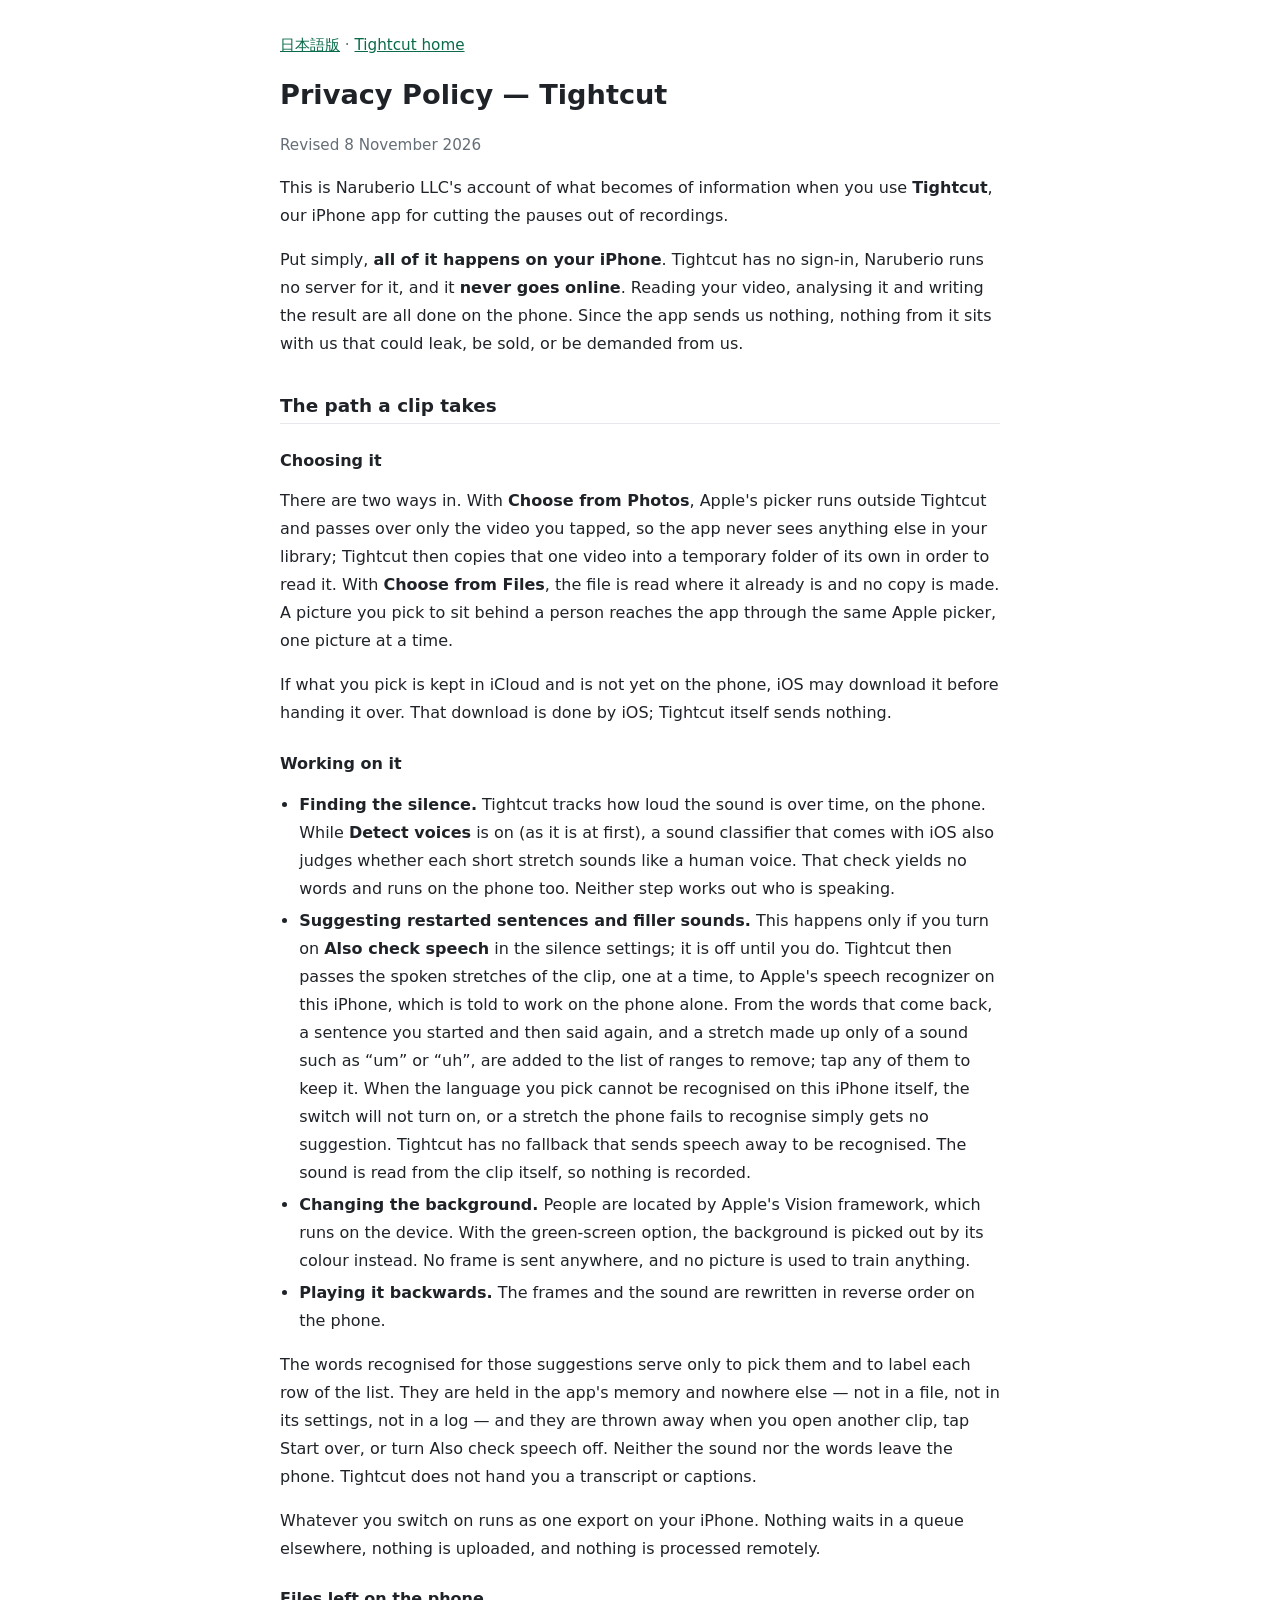
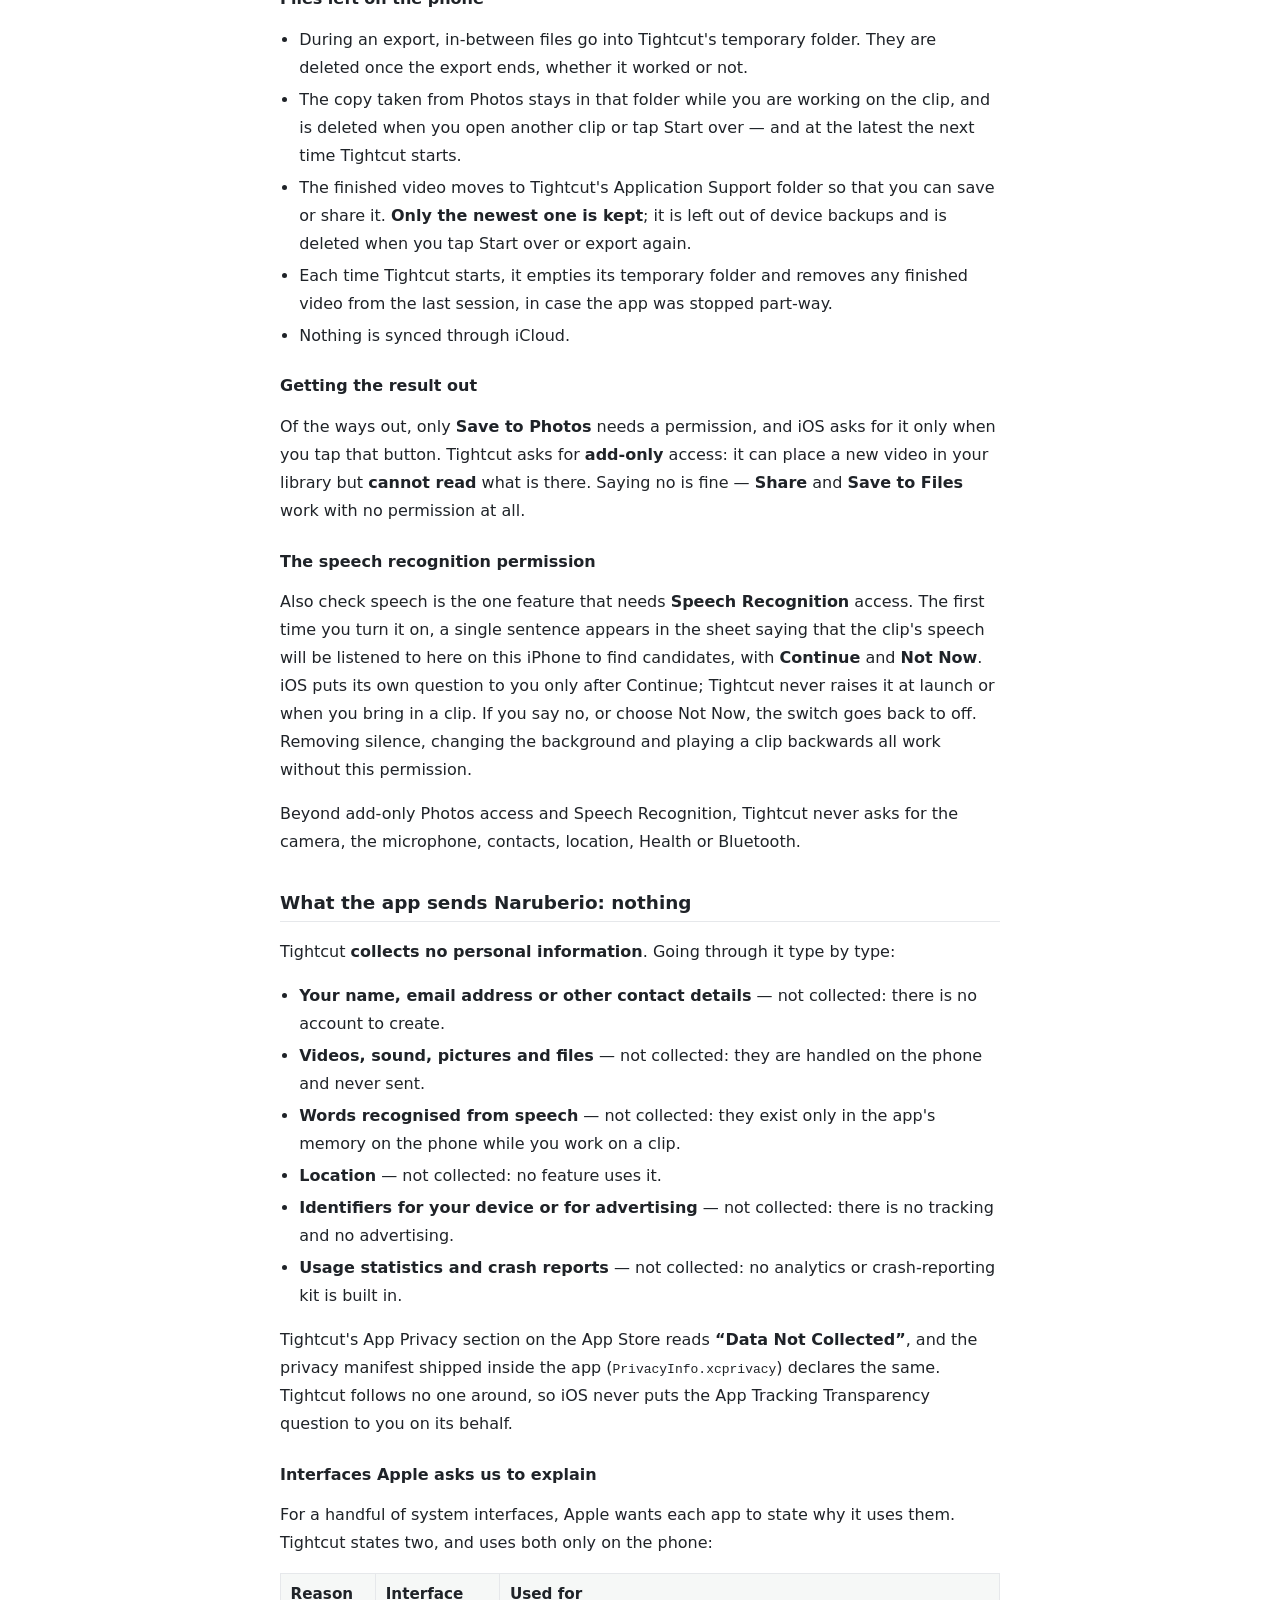
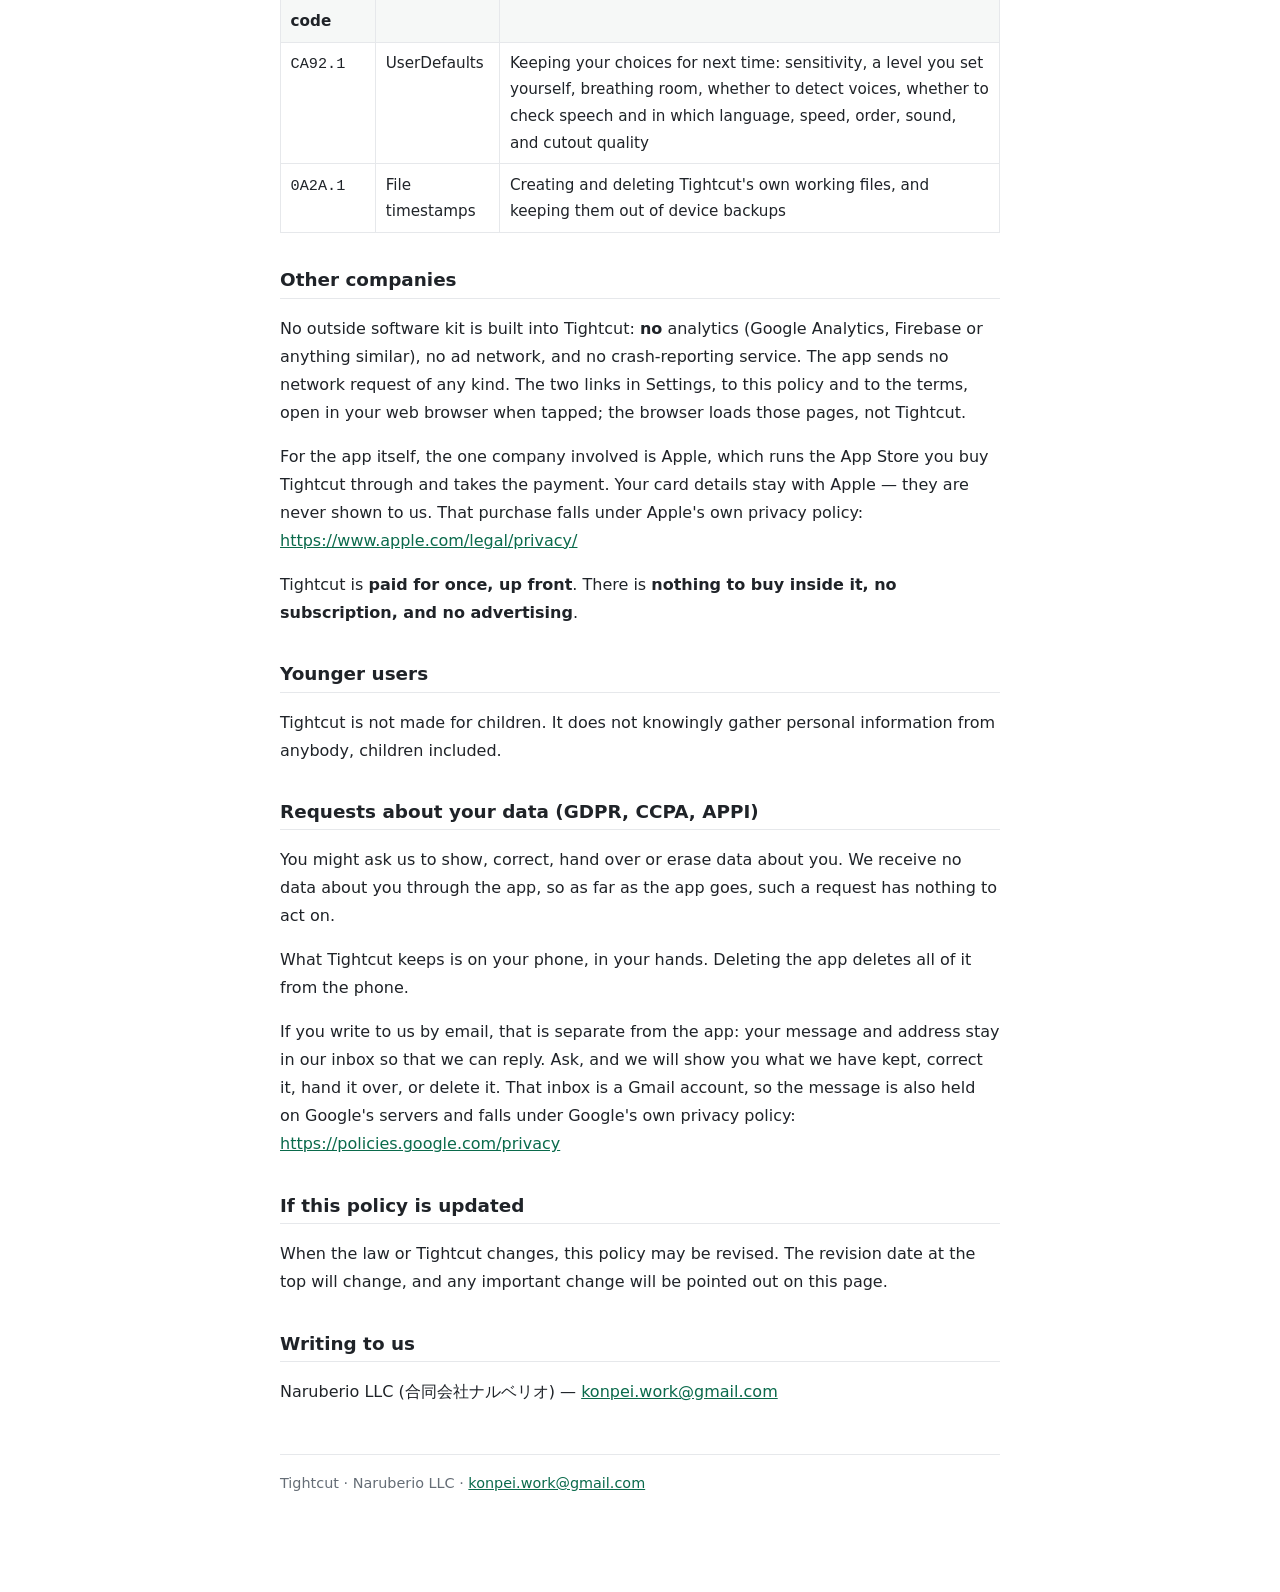
<file: privacy-policy.html>
<!DOCTYPE html>
<html lang="en">
<head>
  <meta charset="utf-8">
  <meta name="viewport" content="width=device-width, initial-scale=1">
  <title>Privacy Policy — Tightcut</title>
  <link rel="stylesheet" href="style.css">
</head>
<body>
  <p class="meta"><a href="privacy-policy-ja.html" lang="ja" hreflang="ja">日本語版</a> · <a href="index.html">Tightcut home</a></p>
  <h1>Privacy Policy — Tightcut</h1>
  <p class="meta">Revised 8 November 2026</p>

  <p>This is Naruberio LLC&#39;s account of what becomes of information when you use <strong>Tightcut</strong>, our
  iPhone app for cutting the pauses out of recordings.</p>
  <p>Put simply, <strong>all of it happens on your iPhone</strong>. Tightcut has no sign-in, Naruberio runs no server
  for it, and it <strong>never goes online</strong>. Reading your video, analysing it and writing the result are all
  done on the phone. Since the app sends us nothing, nothing from it sits with us that could leak, be sold, or be
  demanded from us.</p>

  <h2 id="path">The path a clip takes</h2>

  <h3>Choosing it</h3>
  <p>There are two ways in. With <strong>Choose from Photos</strong>, Apple&#39;s picker runs outside Tightcut and
  passes over only the video you tapped, so the app never sees anything else in your library; Tightcut then copies
  that one video into a temporary folder of its own in order to read it. With <strong>Choose from Files</strong>,
  the file is read where it already is and no copy is made. A picture you pick to sit behind a person reaches the
  app through the same Apple picker, one picture at a time.</p>
  <p>If what you pick is kept in iCloud and is not yet on the phone, iOS may download it before handing it over.
  That download is done by iOS; Tightcut itself sends nothing.</p>

  <h3>Working on it</h3>
  <ul>
    <li><strong>Finding the silence.</strong> Tightcut tracks how loud the sound is over time, on the phone. While
    <strong>Detect voices</strong> is on (as it is at first), a sound classifier that comes with iOS also judges
    whether each short stretch sounds like a human voice. That check yields no words and runs on the phone too.
    Neither step works out who is speaking.</li>
    <li><strong>Suggesting restarted sentences and filler sounds.</strong> This happens only if you turn on
    <strong>Also check speech</strong> in the silence settings; it is off until you do. Tightcut then passes the
    spoken stretches of the clip, one at a time, to Apple&#39;s speech recognizer on this iPhone, which is told to
    work on the phone alone. From the words that come back, a sentence you started and then said again, and a
    stretch made up only of a sound such as “um” or “uh”, are added to the list of ranges to remove; tap any of them
    to keep it. When the language you pick cannot be recognised on this iPhone itself, the switch will not turn on,
    or a stretch the phone fails to recognise simply gets no suggestion. Tightcut has no fallback that sends speech
    away to be recognised. The sound is read from the clip itself, so nothing is
    recorded.</li>
    <li><strong>Changing the background.</strong> People are located by Apple&#39;s Vision framework, which runs on
    the device. With the green-screen option, the background is picked out by its colour instead. No frame is sent
    anywhere, and no picture is used to train anything.</li>
    <li><strong>Playing it backwards.</strong> The frames and the sound are rewritten in reverse order on the
    phone.</li>
  </ul>
  <p>The words recognised for those suggestions serve only to pick them and to label each row of the list. They
  are held in the app&#39;s memory and nowhere else — not in a file, not in its settings, not in a log — and they
  are thrown away when you open another clip, tap Start over, or turn Also check speech off. Neither the sound nor
  the words leave the phone. Tightcut does not hand you a transcript or captions.</p>
  <p>Whatever you switch on runs as one export on your iPhone. Nothing waits in a queue elsewhere, nothing is
  uploaded, and nothing is processed remotely.</p>

  <h3>Files left on the phone</h3>
  <ul>
    <li>During an export, in-between files go into Tightcut&#39;s temporary folder. They are deleted once the export
    ends, whether it worked or not.</li>
    <li>The copy taken from Photos stays in that folder while you are working on the clip, and is deleted when you
    open another clip or tap Start over — and at the latest the next time Tightcut starts.</li>
    <li>The finished video moves to Tightcut&#39;s Application Support folder so that you can save or share it.
    <strong>Only the newest one is kept</strong>; it is left out of device backups and is deleted when you tap
    Start over or export again.</li>
    <li>Each time Tightcut starts, it empties its temporary folder and removes any finished video from the last
    session, in case the app was stopped part-way.</li>
    <li>Nothing is synced through iCloud.</li>
  </ul>

  <h3>Getting the result out</h3>
  <p>Of the ways out, only <strong>Save to Photos</strong> needs a permission, and iOS asks for it only when you tap
  that button. Tightcut asks for <strong>add-only</strong> access: it can place a new video in your library but
  <strong>cannot read</strong> what is there. Saying no is fine — <strong>Share</strong> and <strong>Save to
  Files</strong> work with no permission at all.</p>
  <h3>The speech recognition permission</h3>
  <p>Also check speech is the one feature that needs <strong>Speech Recognition</strong> access. The first time you
  turn it on, a single sentence appears in the sheet saying that the clip&#39;s speech will be listened to here on
  this iPhone to find candidates, with <strong>Continue</strong> and <strong>Not Now</strong>. iOS puts its own
  question to you only after Continue; Tightcut never raises it at launch or when you bring in a clip. If you say
  no, or choose Not Now, the switch goes back to off. Removing silence, changing the background and playing a clip
  backwards all work without this permission.</p>
  <p>Beyond add-only Photos access and Speech Recognition, Tightcut never asks for the camera, the microphone, contacts, location, Health or
  Bluetooth.</p>

  <h2 id="collected">What the app sends Naruberio: nothing</h2>
  <p>Tightcut <strong>collects no personal information</strong>. Going through it type by type:</p>
  <ul>
    <li><strong>Your name, email address or other contact details</strong> — not collected: there is no account to
    create.</li>
    <li><strong>Videos, sound, pictures and files</strong> — not collected: they are handled on the phone and never
    sent.</li>
    <li><strong>Words recognised from speech</strong> — not collected: they exist only in the app&#39;s memory on
    the phone while you work on a clip.</li>
    <li><strong>Location</strong> — not collected: no feature uses it.</li>
    <li><strong>Identifiers for your device or for advertising</strong> — not collected: there is no tracking and no
    advertising.</li>
    <li><strong>Usage statistics and crash reports</strong> — not collected: no analytics or crash-reporting kit is
    built in.</li>
  </ul>
  <p>Tightcut&#39;s App Privacy section on the App Store reads <strong>“Data Not Collected”</strong>, and the privacy
  manifest shipped inside the app (<code>PrivacyInfo.xcprivacy</code>) declares the same. Tightcut follows no one
  around, so iOS never puts the App Tracking Transparency question to you on its behalf.</p>

  <h3>Interfaces Apple asks us to explain</h3>
  <p>For a handful of system interfaces, Apple wants each app to state why it uses them. Tightcut states two, and
  uses both only on the phone:</p>
  <table>
    <tr><th>Reason code</th><th>Interface</th><th>Used for</th></tr>
    <tr><td><code>CA92.1</code></td><td>UserDefaults</td><td>Keeping your choices for next time: sensitivity, a level
    you set yourself, breathing room, whether to detect voices, whether to check speech and in which language, speed,
    order, sound, and cutout quality</td></tr>
    <tr><td><code>0A2A.1</code></td><td>File timestamps</td><td>Creating and deleting Tightcut&#39;s own working
    files, and keeping them out of device backups</td></tr>
  </table>

  <h2 id="others">Other companies</h2>
  <p>No outside software kit is built into Tightcut: <strong>no</strong> analytics (Google Analytics, Firebase or
  anything similar), no ad network, and no crash-reporting service. The app sends no network request of any
  kind. The two links in Settings, to this policy and to the terms, open in your web browser when tapped; the
  browser loads those pages, not Tightcut.</p>
  <p>For the app itself, the one company involved is Apple, which runs the App Store you buy Tightcut through and
  takes the payment.
  Your card details stay with Apple — they are never shown to us. That purchase falls under Apple&#39;s own privacy
  policy: <a href="https://www.apple.com/legal/privacy/">https://www.apple.com/legal/privacy/</a></p>
  <p>Tightcut is <strong>paid for once, up front</strong>. There is <strong>nothing to buy inside it, no
  subscription, and no advertising</strong>.</p>

  <h2 id="young">Younger users</h2>
  <p>Tightcut is not made for children. It does not knowingly gather personal information from anybody, children
  included.</p>

  <h2 id="requests">Requests about your data (GDPR, CCPA, APPI)</h2>
  <p>You might ask us to show, correct, hand over or erase data about you. We receive no data about you through
  the app, so as far as the app goes, such a request has nothing to act on.</p>
  <p>What Tightcut keeps is on your phone, in your hands. Deleting the app deletes all of it from the phone.</p>
  <p>If you write to us by email, that is separate from the app: your message and address stay in our inbox so
  that we can reply. Ask, and we will show you what we have kept, correct it, hand it over, or delete it. That
  inbox is a Gmail account, so the message is also held on Google&#39;s servers and falls under Google&#39;s own
  privacy policy: <a href="https://policies.google.com/privacy">https://policies.google.com/privacy</a></p>

  <h2 id="revisions">If this policy is updated</h2>
  <p>When the law or Tightcut changes, this policy may be revised. The revision date at the top will change, and
  any important change will be pointed out on this page.</p>

  <h2 id="contact">Writing to us</h2>
  <p>Naruberio LLC (<span lang="ja">合同会社ナルベリオ</span>) —
  <a href="mailto:konpei.work@gmail.com">konpei.work@gmail.com</a></p>

  <footer>Tightcut · Naruberio LLC · <a href="mailto:konpei.work@gmail.com">konpei.work@gmail.com</a></footer>
</body>
</html>
</file>
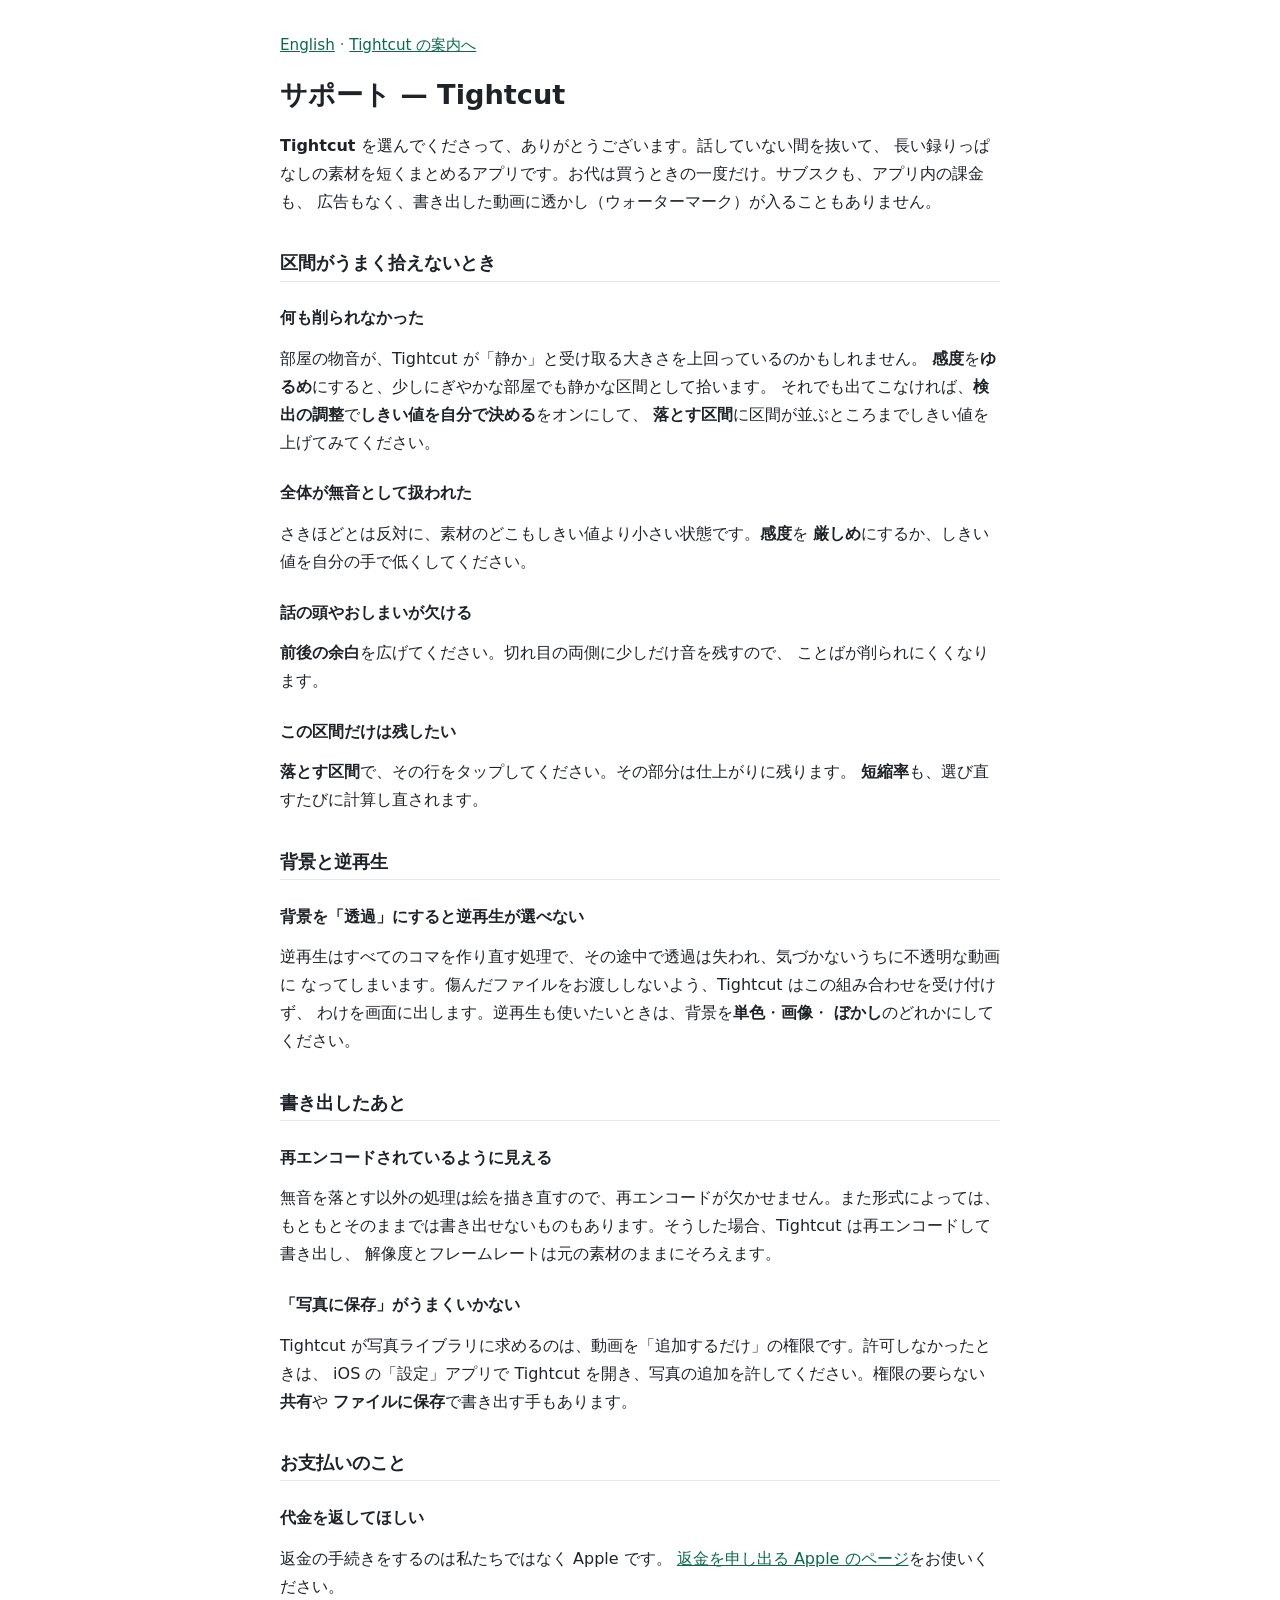
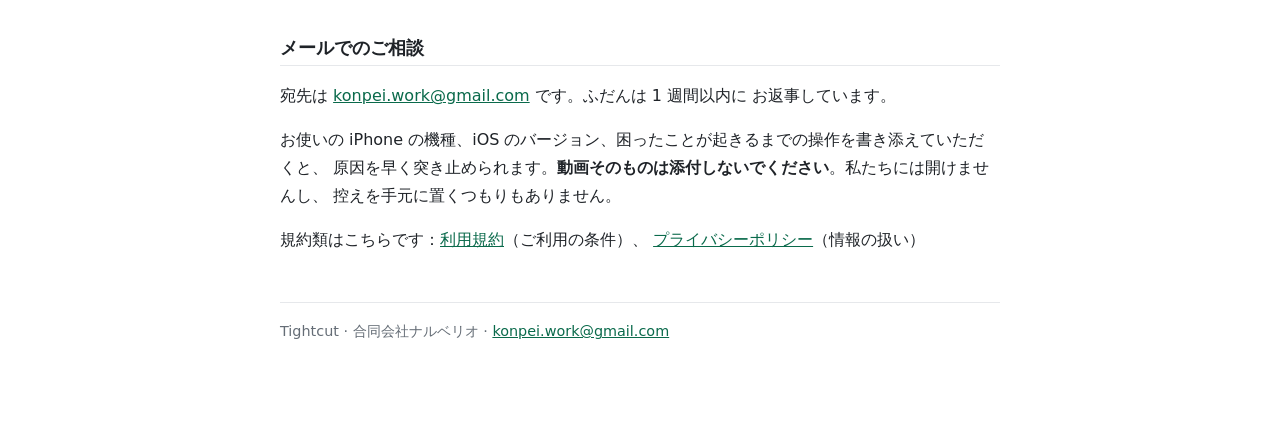
<file: support-ja.html>
<!DOCTYPE html>
<html lang="ja">
<head>
  <meta charset="utf-8">
  <meta name="viewport" content="width=device-width, initial-scale=1">
  <title>サポート — Tightcut</title>
  <link rel="stylesheet" href="style.css">
</head>
<body>
  <p class="meta"><a href="support.html" lang="en" hreflang="en">English</a> · <a href="index.html">Tightcut の案内へ</a></p>
  <h1>サポート — Tightcut</h1>

  <p><strong>Tightcut</strong> を選んでくださって、ありがとうございます。話していない間を抜いて、
  長い録りっぱなしの素材を短くまとめるアプリです。お代は買うときの一度だけ。サブスクも、アプリ内の課金も、
  広告もなく、書き出した動画に透かし（ウォーターマーク）が入ることもありません。</p>

  <h2 id="gaps">区間がうまく拾えないとき</h2>

  <h3>何も削られなかった</h3>
  <p>部屋の物音が、Tightcut が「静か」と受け取る大きさを上回っているのかもしれません。
  <strong>感度</strong>を<strong>ゆるめ</strong>にすると、少しにぎやかな部屋でも静かな区間として拾います。
  それでも出てこなければ、<strong>検出の調整</strong>で<strong>しきい値を自分で決める</strong>をオンにして、
  <strong>落とす区間</strong>に区間が並ぶところまでしきい値を上げてみてください。</p>

  <h3>全体が無音として扱われた</h3>
  <p>さきほどとは反対に、素材のどこもしきい値より小さい状態です。<strong>感度</strong>を
  <strong>厳しめ</strong>にするか、しきい値を自分の手で低くしてください。</p>

  <h3>話の頭やおしまいが欠ける</h3>
  <p><strong>前後の余白</strong>を広げてください。切れ目の両側に少しだけ音を残すので、
  ことばが削られにくくなります。</p>

  <h3>この区間だけは残したい</h3>
  <p><strong>落とす区間</strong>で、その行をタップしてください。その部分は仕上がりに残ります。
  <strong>短縮率</strong>も、選び直すたびに計算し直されます。</p>

  <h2 id="steps">背景と逆再生</h2>

  <h3>背景を「透過」にすると逆再生が選べない</h3>
  <p>逆再生はすべてのコマを作り直す処理で、その途中で透過は失われ、気づかないうちに不透明な動画に
  なってしまいます。傷んだファイルをお渡ししないよう、Tightcut はこの組み合わせを受け付けず、
  わけを画面に出します。逆再生も使いたいときは、背景を<strong>単色</strong>・<strong>画像</strong>・
  <strong>ぼかし</strong>のどれかにしてください。</p>

  <h2 id="after">書き出したあと</h2>

  <h3>再エンコードされているように見える</h3>
  <p>無音を落とす以外の処理は絵を描き直すので、再エンコードが欠かせません。また形式によっては、
  もともとそのままでは書き出せないものもあります。そうした場合、Tightcut は再エンコードして書き出し、
  解像度とフレームレートは元の素材のままにそろえます。</p>

  <h3>「写真に保存」がうまくいかない</h3>
  <p>Tightcut が写真ライブラリに求めるのは、動画を「追加するだけ」の権限です。許可しなかったときは、
  iOS の「設定」アプリで Tightcut を開き、写真の追加を許してください。権限の要らない<strong>共有</strong>や
  <strong>ファイルに保存</strong>で書き出す手もあります。</p>

  <h2 id="buying">お支払いのこと</h2>

  <h3>代金を返してほしい</h3>
  <p>返金の手続きをするのは私たちではなく Apple です。
  <a href="https://support.apple.com/HT204084">返金を申し出る Apple のページ</a>をお使いください。</p>

  <h2 id="email">メールでのご相談</h2>
  <p>宛先は <a href="mailto:konpei.work@gmail.com">konpei.work@gmail.com</a> です。ふだんは 1 週間以内に
  お返事しています。</p>
  <p>お使いの iPhone の機種、iOS のバージョン、困ったことが起きるまでの操作を書き添えていただくと、
  原因を早く突き止められます。<strong>動画そのものは添付しないでください</strong>。私たちには開けませんし、
  控えを手元に置くつもりもありません。</p>

  <p>規約類はこちらです：<a href="terms-ja.html">利用規約</a>（ご利用の条件）、
  <a href="privacy-policy-ja.html">プライバシーポリシー</a>（情報の扱い）</p>

  <footer>Tightcut · 合同会社ナルベリオ · <a href="mailto:konpei.work@gmail.com">konpei.work@gmail.com</a></footer>
</body>
</html>
</file>
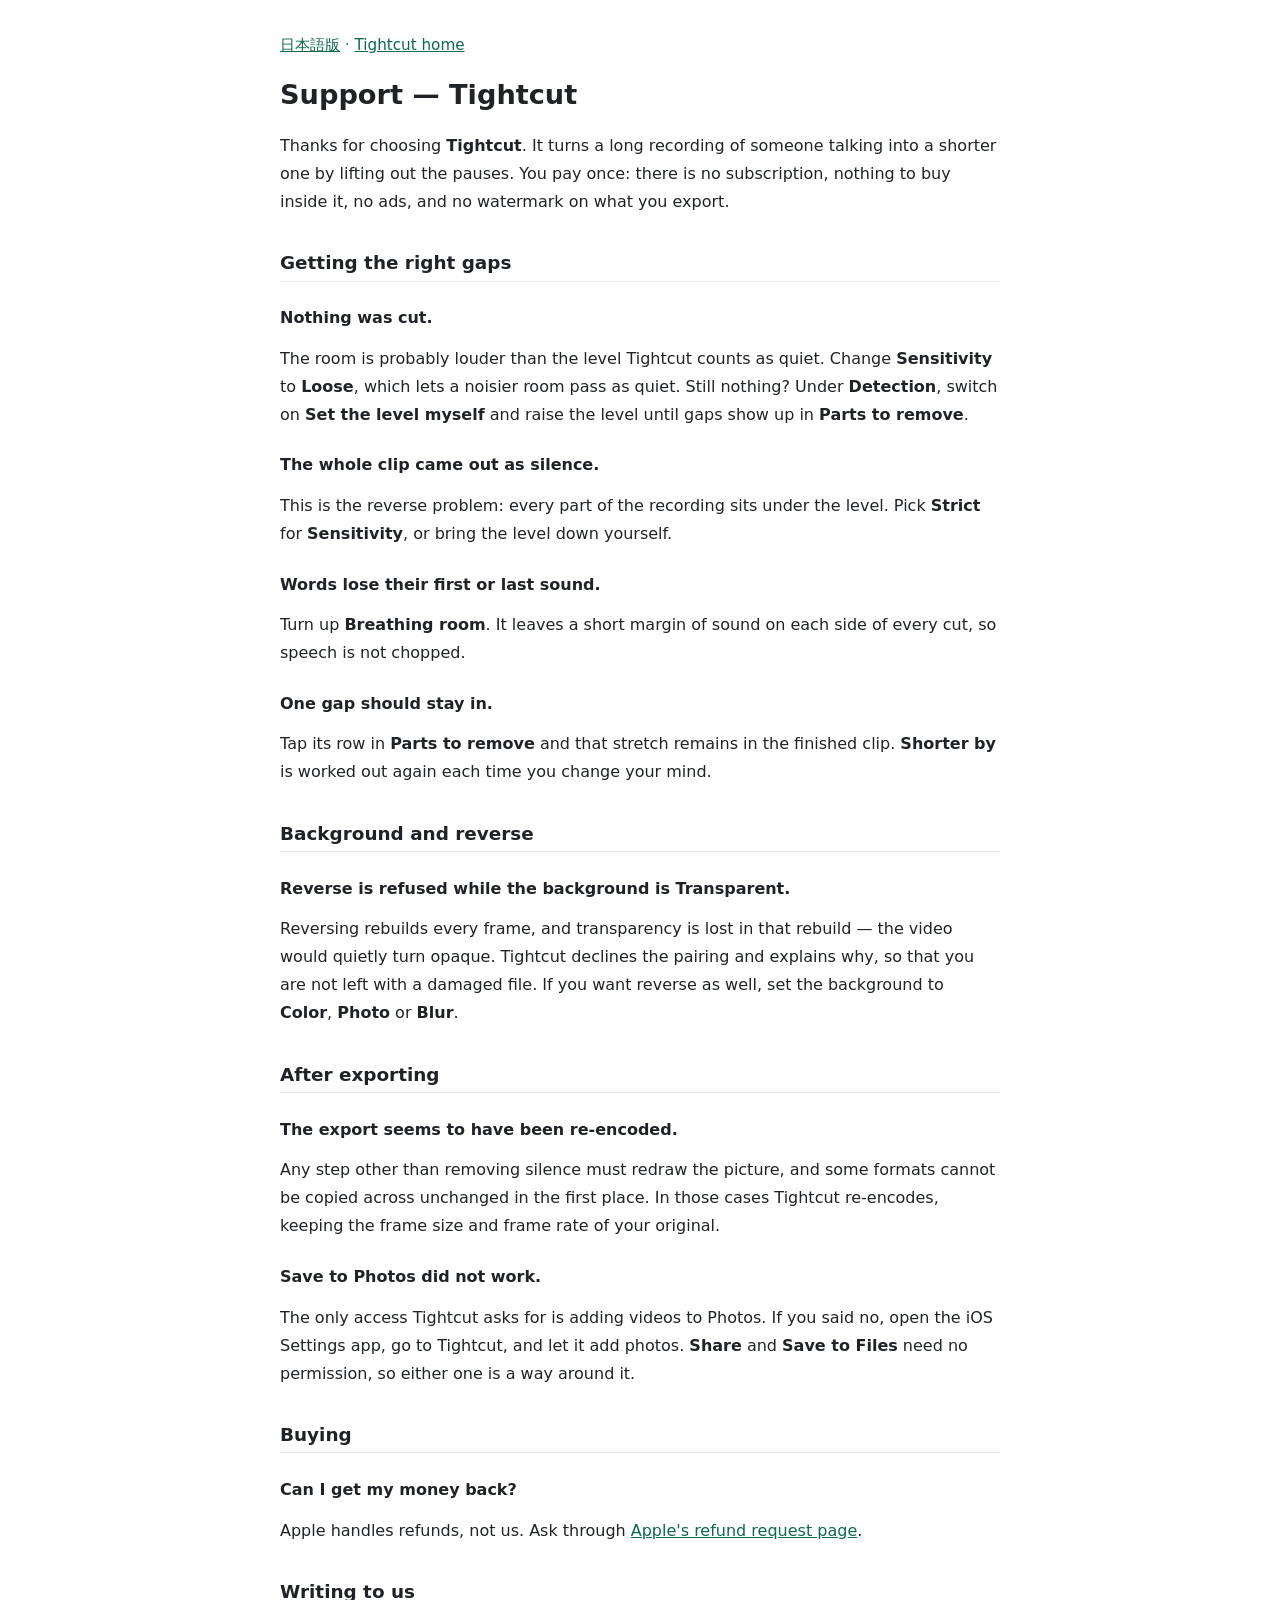
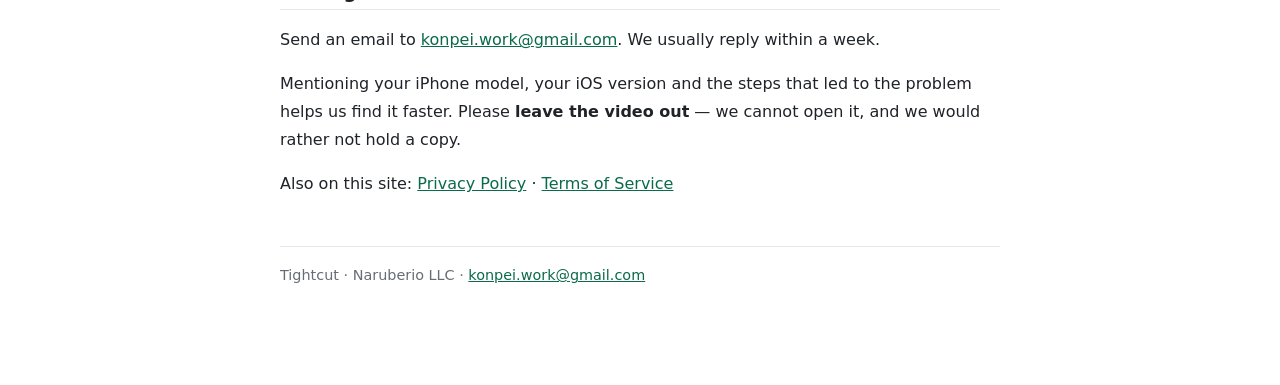
<file: support.html>
<!DOCTYPE html>
<html lang="en">
<head>
  <meta charset="utf-8">
  <meta name="viewport" content="width=device-width, initial-scale=1">
  <title>Support — Tightcut</title>
  <link rel="stylesheet" href="style.css">
</head>
<body>
  <p class="meta"><a href="support-ja.html" lang="ja" hreflang="ja">日本語版</a> · <a href="index.html">Tightcut home</a></p>
  <h1>Support — Tightcut</h1>

  <p>Thanks for choosing <strong>Tightcut</strong>. It turns a long recording of someone talking into a shorter one by
  lifting out the pauses. You pay once: there is no subscription, nothing to buy inside it, no ads, and no
  watermark on what you export.</p>

  <h2 id="gaps">Getting the right gaps</h2>

  <h3>Nothing was cut.</h3>
  <p>The room is probably louder than the level Tightcut counts as quiet. Change <strong>Sensitivity</strong> to
  <strong>Loose</strong>, which lets a noisier room pass as quiet. Still nothing? Under <strong>Detection</strong>,
  switch on <strong>Set the level myself</strong> and raise the level until gaps show up in
  <strong>Parts to remove</strong>.</p>

  <h3>The whole clip came out as silence.</h3>
  <p>This is the reverse problem: every part of the recording sits under the level. Pick
  <strong>Strict</strong> for <strong>Sensitivity</strong>, or bring the level down yourself.</p>

  <h3>Words lose their first or last sound.</h3>
  <p>Turn up <strong>Breathing room</strong>. It leaves a short margin of sound on each side of every cut, so speech
  is not chopped.</p>

  <h3>One gap should stay in.</h3>
  <p>Tap its row in <strong>Parts to remove</strong> and that stretch remains in the finished clip.
  <strong>Shorter by</strong> is worked out again each time you change your mind.</p>

  <h2 id="steps">Background and reverse</h2>

  <h3>Reverse is refused while the background is Transparent.</h3>
  <p>Reversing rebuilds every frame, and transparency is lost in that rebuild — the video would quietly turn
  opaque. Tightcut declines the pairing and explains why, so that you are not left with a damaged file. If you want
  reverse as well, set the background to <strong>Color</strong>, <strong>Photo</strong> or
  <strong>Blur</strong>.</p>

  <h2 id="after">After exporting</h2>

  <h3>The export seems to have been re-encoded.</h3>
  <p>Any step other than removing silence must redraw the picture, and some formats cannot be copied across
  unchanged in the first place. In those cases Tightcut re-encodes, keeping the frame size and frame rate of your
  original.</p>

  <h3>Save to Photos did not work.</h3>
  <p>The only access Tightcut asks for is adding videos to Photos. If you said no, open the iOS Settings app, go to
  Tightcut, and let it add photos. <strong>Share</strong> and <strong>Save to Files</strong> need no permission, so
  either one is a way around it.</p>

  <h2 id="buying">Buying</h2>

  <h3>Can I get my money back?</h3>
  <p>Apple handles refunds, not us. Ask through
  <a href="https://support.apple.com/HT204084">Apple&#39;s refund request page</a>.</p>

  <h2 id="email">Writing to us</h2>
  <p>Send an email to <a href="mailto:konpei.work@gmail.com">konpei.work@gmail.com</a>. We usually reply within a
  week.</p>
  <p>Mentioning your iPhone model, your iOS version and the steps that led to the problem helps us find it faster.
  Please <strong>leave the video out</strong> — we cannot open it, and we would rather not hold a copy.</p>

  <p>Also on this site: <a href="privacy-policy.html">Privacy Policy</a> ·
  <a href="terms.html">Terms of Service</a></p>

  <footer>Tightcut · Naruberio LLC · <a href="mailto:konpei.work@gmail.com">konpei.work@gmail.com</a></footer>
</body>
</html>
</file>
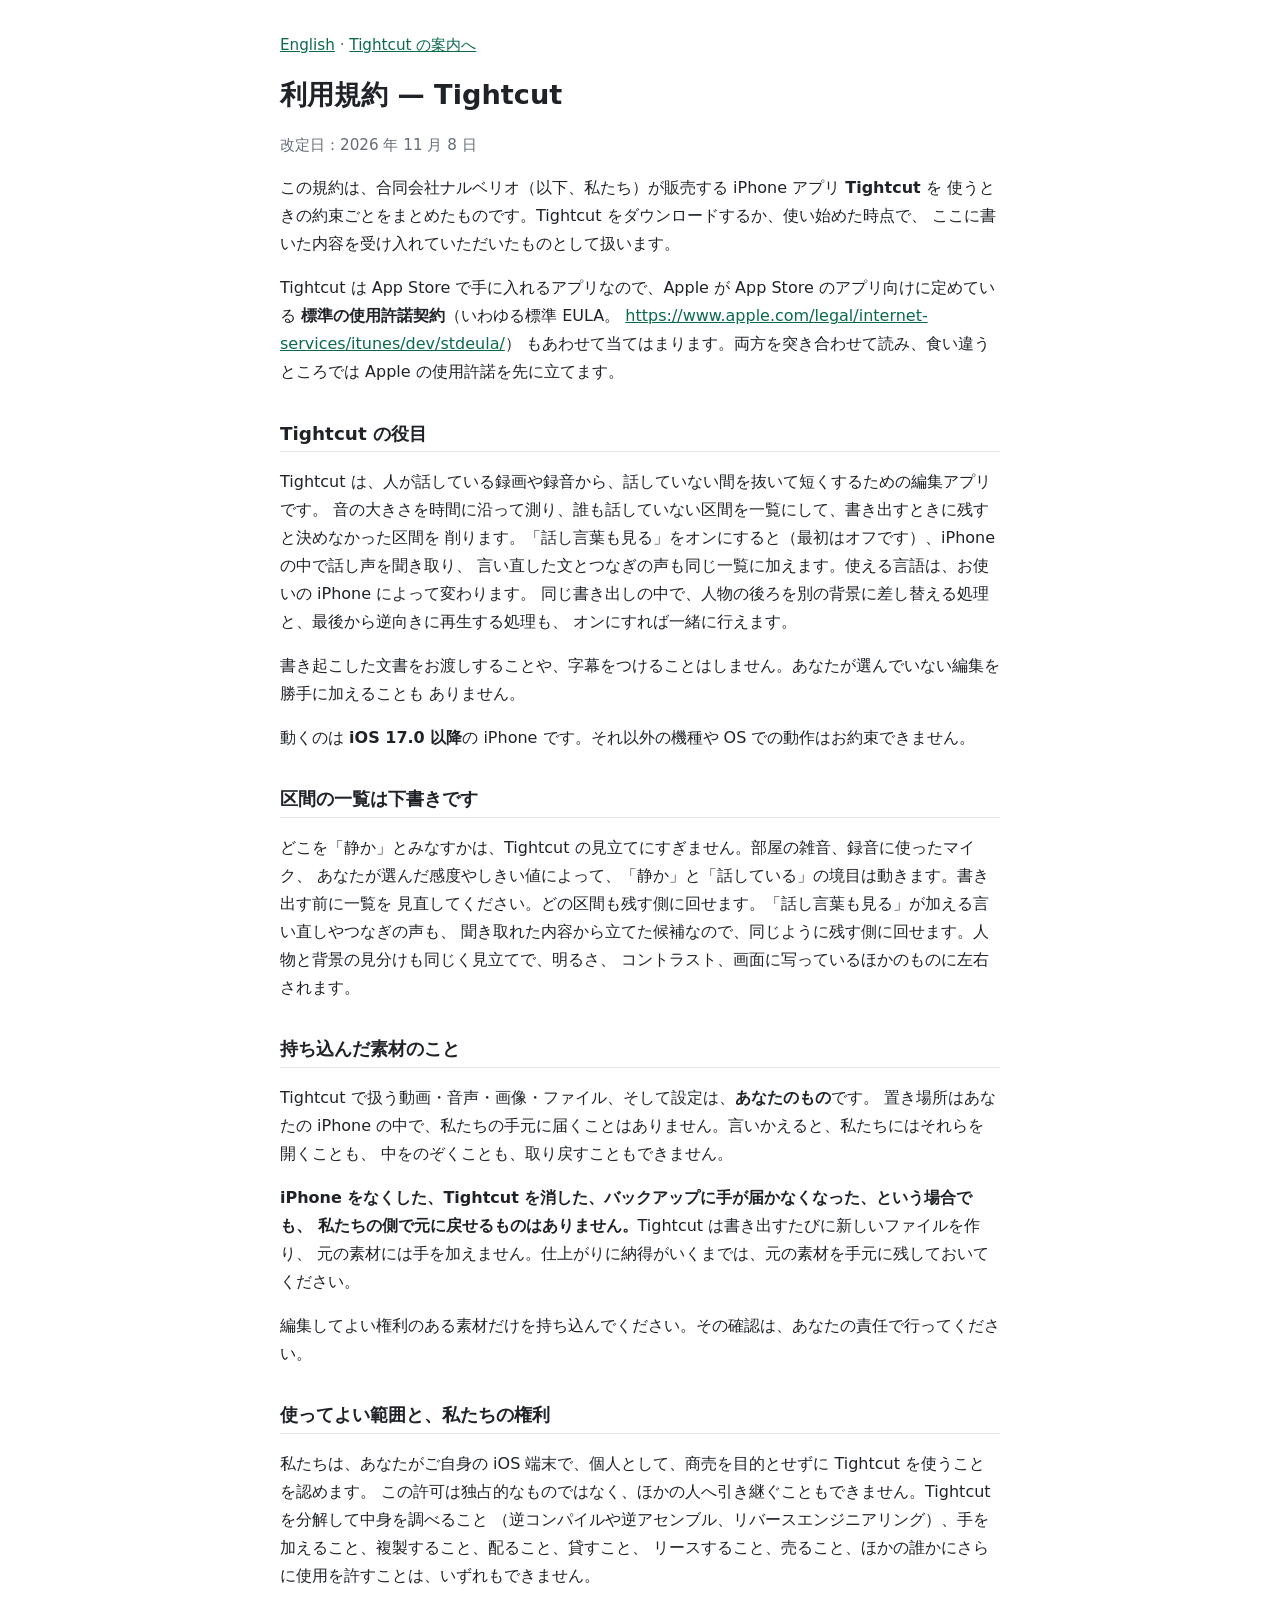
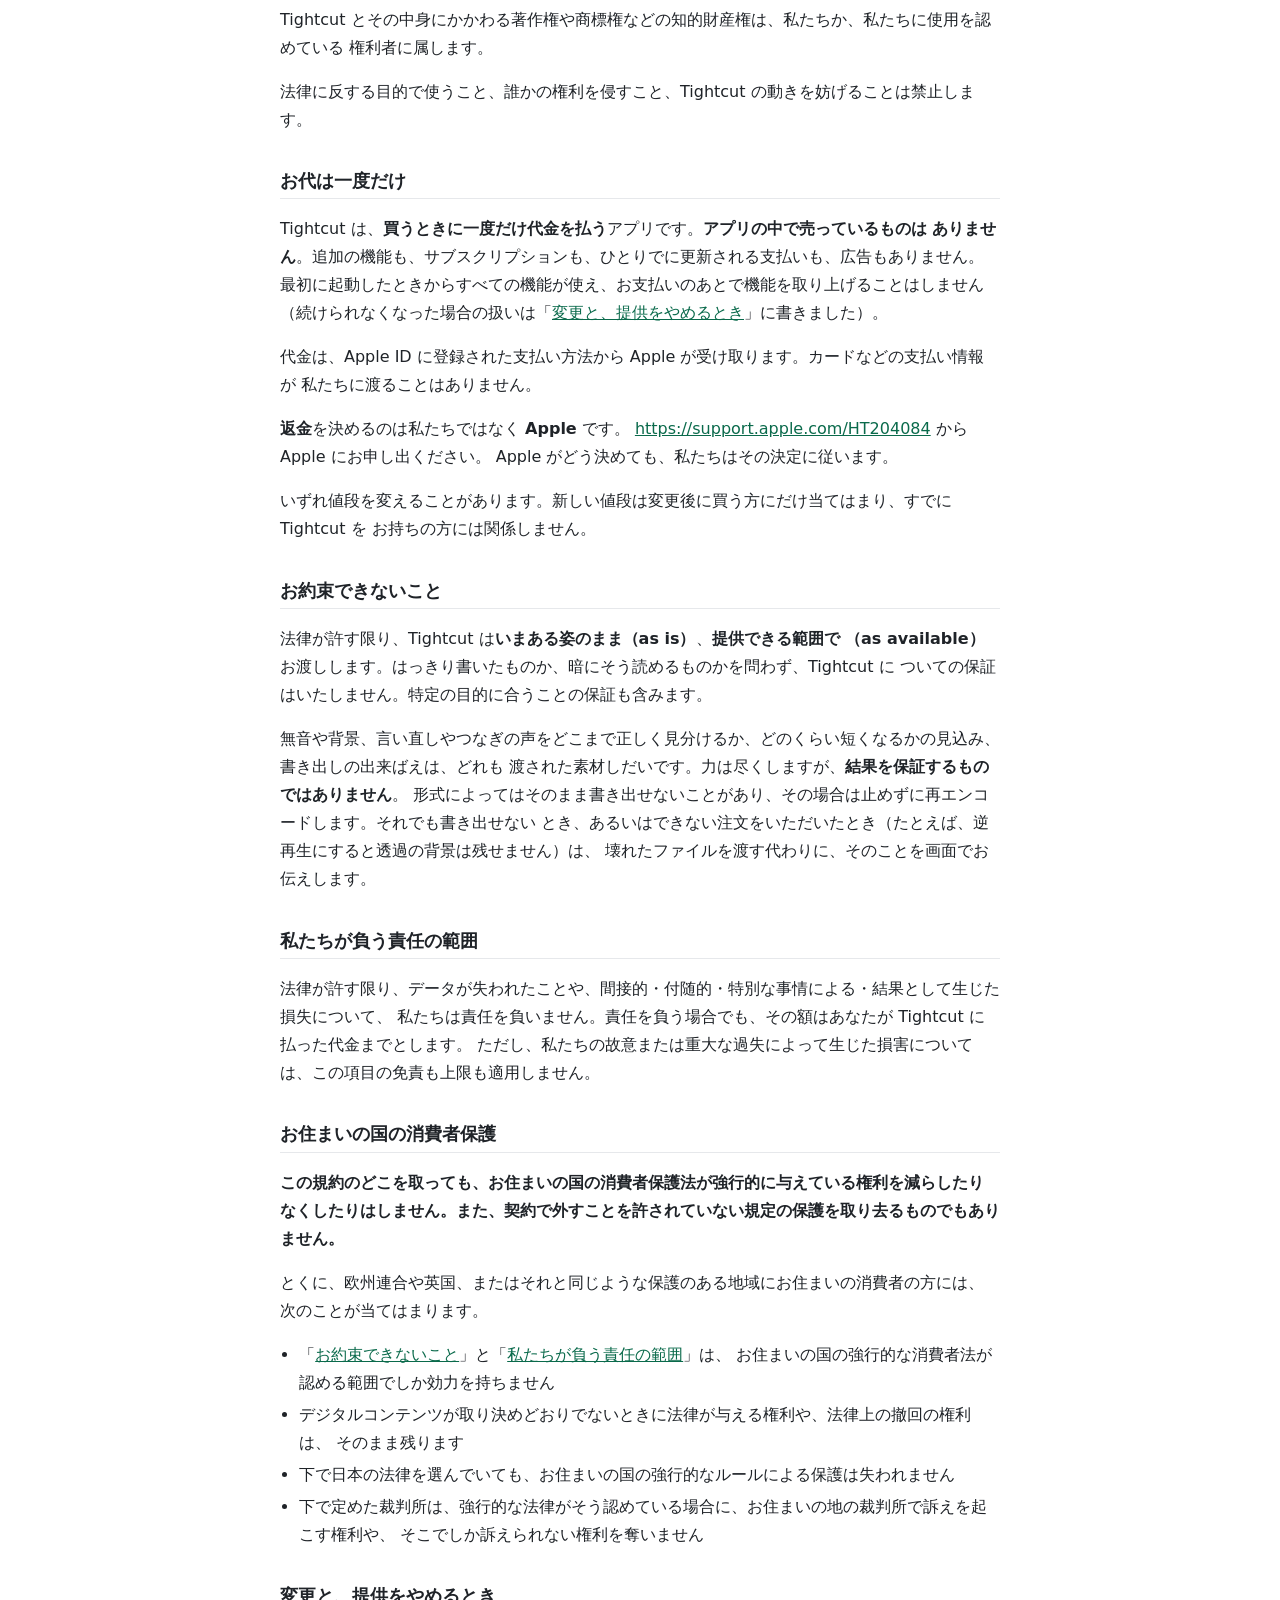
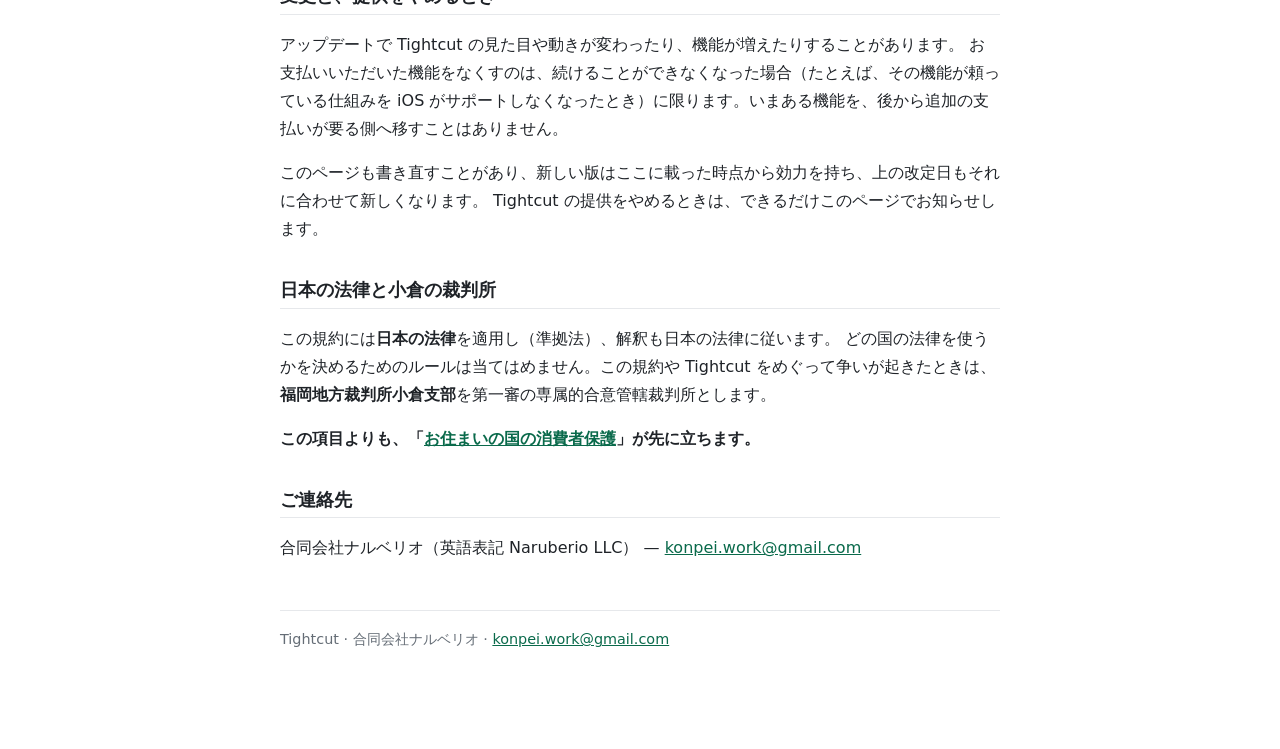
<file: terms-ja.html>
<!DOCTYPE html>
<html lang="ja">
<head>
  <meta charset="utf-8">
  <meta name="viewport" content="width=device-width, initial-scale=1">
  <title>利用規約 — Tightcut</title>
  <link rel="stylesheet" href="style.css">
</head>
<body>
  <p class="meta"><a href="terms.html" lang="en" hreflang="en">English</a> · <a href="index.html">Tightcut の案内へ</a></p>
  <h1>利用規約 — Tightcut</h1>
  <p class="meta">改定日：2026 年 11 月 8 日</p>

  <p>この規約は、合同会社ナルベリオ（以下、私たち）が販売する iPhone アプリ <strong>Tightcut</strong> を
  使うときの約束ごとをまとめたものです。Tightcut をダウンロードするか、使い始めた時点で、
  ここに書いた内容を受け入れていただいたものとして扱います。</p>
  <p>Tightcut は App Store で手に入れるアプリなので、Apple が App Store のアプリ向けに定めている
  <strong>標準の使用許諾契約</strong>（いわゆる標準 EULA。
  <a href="https://www.apple.com/legal/internet-services/itunes/dev/stdeula/">https://www.apple.com/legal/internet-services/itunes/dev/stdeula/</a>）
  もあわせて当てはまります。両方を突き合わせて読み、食い違うところでは Apple の使用許諾を先に立てます。</p>

  <h2 id="job">Tightcut の役目</h2>
  <p>Tightcut は、人が話している録画や録音から、話していない間を抜いて短くするための編集アプリです。
  音の大きさを時間に沿って測り、誰も話していない区間を一覧にして、書き出すときに残すと決めなかった区間を
  削ります。「話し言葉も見る」をオンにすると（最初はオフです）、iPhone の中で話し声を聞き取り、
  言い直した文とつなぎの声も同じ一覧に加えます。使える言語は、お使いの iPhone によって変わります。
  同じ書き出しの中で、人物の後ろを別の背景に差し替える処理と、最後から逆向きに再生する処理も、
  オンにすれば一緒に行えます。</p>
  <p>書き起こした文書をお渡しすることや、字幕をつけることはしません。あなたが選んでいない編集を勝手に加えることも
  ありません。</p>
  <p>動くのは <strong>iOS 17.0 以降</strong>の iPhone です。それ以外の機種や OS での動作はお約束できません。</p>

  <h2 id="estimates">区間の一覧は下書きです</h2>
  <p>どこを「静か」とみなすかは、Tightcut の見立てにすぎません。部屋の雑音、録音に使ったマイク、
  あなたが選んだ感度やしきい値によって、「静か」と「話している」の境目は動きます。書き出す前に一覧を
  見直してください。どの区間も残す側に回せます。「話し言葉も見る」が加える言い直しやつなぎの声も、
  聞き取れた内容から立てた候補なので、同じように残す側に回せます。人物と背景の見分けも同じく見立てで、明るさ、
  コントラスト、画面に写っているほかのものに左右されます。</p>

  <h2 id="material">持ち込んだ素材のこと</h2>
  <p>Tightcut で扱う動画・音声・画像・ファイル、そして設定は、<strong>あなたのもの</strong>です。
  置き場所はあなたの iPhone の中で、私たちの手元に届くことはありません。言いかえると、私たちにはそれらを開くことも、
  中をのぞくことも、取り戻すこともできません。</p>
  <p><strong>iPhone をなくした、Tightcut を消した、バックアップに手が届かなくなった、という場合でも、
  私たちの側で元に戻せるものはありません。</strong>Tightcut は書き出すたびに新しいファイルを作り、
  元の素材には手を加えません。仕上がりに納得がいくまでは、元の素材を手元に残しておいてください。</p>
  <p>編集してよい権利のある素材だけを持ち込んでください。その確認は、あなたの責任で行ってください。</p>

  <h2 id="licence">使ってよい範囲と、私たちの権利</h2>
  <p>私たちは、あなたがご自身の iOS 端末で、個人として、商売を目的とせずに Tightcut を使うことを認めます。
  この許可は独占的なものではなく、ほかの人へ引き継ぐこともできません。Tightcut を分解して中身を調べること
  （逆コンパイルや逆アセンブル、リバースエンジニアリング）、手を加えること、複製すること、配ること、貸すこと、
  リースすること、売ること、ほかの誰かにさらに使用を許すことは、いずれもできません。</p>
  <p>Tightcut とその中身にかかわる著作権や商標権などの知的財産権は、私たちか、私たちに使用を認めている
  権利者に属します。</p>
  <p>法律に反する目的で使うこと、誰かの権利を侵すこと、Tightcut の動きを妨げることは禁止します。</p>

  <h2 id="paying">お代は一度だけ</h2>
  <p>Tightcut は、<strong>買うときに一度だけ代金を払う</strong>アプリです。<strong>アプリの中で売っているものは
  ありません</strong>。追加の機能も、サブスクリプションも、ひとりでに更新される支払いも、広告もありません。
  最初に起動したときからすべての機能が使え、お支払いのあとで機能を取り上げることはしません
  （続けられなくなった場合の扱いは「<a href="#changes">変更と、提供をやめるとき</a>」に書きました）。</p>
  <p>代金は、Apple ID に登録された支払い方法から Apple が受け取ります。カードなどの支払い情報が
  私たちに渡ることはありません。</p>
  <p><strong>返金</strong>を決めるのは私たちではなく <strong>Apple</strong> です。
  <a href="https://support.apple.com/HT204084">https://support.apple.com/HT204084</a> から Apple にお申し出ください。
  Apple がどう決めても、私たちはその決定に従います。</p>
  <p>いずれ値段を変えることがあります。新しい値段は変更後に買う方にだけ当てはまり、すでに Tightcut を
  お持ちの方には関係しません。</p>

  <h2 id="no-promise">お約束できないこと</h2>
  <p>法律が許す限り、Tightcut は<strong>いまある姿のまま（as is）</strong>、<strong>提供できる範囲で
  （as available）</strong>お渡しします。はっきり書いたものか、暗にそう読めるものかを問わず、Tightcut に
  ついての保証はいたしません。特定の目的に合うことの保証も含みます。</p>
  <p>無音や背景、言い直しやつなぎの声をどこまで正しく見分けるか、どのくらい短くなるかの見込み、書き出しの出来ばえは、どれも
  渡された素材しだいです。力は尽くしますが、<strong>結果を保証するものではありません</strong>。
  形式によってはそのまま書き出せないことがあり、その場合は止めずに再エンコードします。それでも書き出せない
  とき、あるいはできない注文をいただいたとき（たとえば、逆再生にすると透過の背景は残せません）は、
  壊れたファイルを渡す代わりに、そのことを画面でお伝えします。</p>

  <h2 id="liability">私たちが負う責任の範囲</h2>
  <p>法律が許す限り、データが失われたことや、間接的・付随的・特別な事情による・結果として生じた損失について、
  私たちは責任を負いません。責任を負う場合でも、その額はあなたが Tightcut に払った代金までとします。
  ただし、私たちの故意または重大な過失によって生じた損害については、この項目の免責も上限も適用しません。</p>

  <h2 id="consumer">お住まいの国の消費者保護</h2>
  <p><strong>この規約のどこを取っても、お住まいの国の消費者保護法が強行的に与えている権利を減らしたり
  なくしたりはしません。また、契約で外すことを許されていない規定の保護を取り去るものでもありません。</strong></p>
  <p>とくに、欧州連合や英国、またはそれと同じような保護のある地域にお住まいの消費者の方には、
  次のことが当てはまります。</p>
  <ul>
    <li>「<a href="#no-promise">お約束できないこと</a>」と「<a href="#liability">私たちが負う責任の範囲</a>」は、
    お住まいの国の強行的な消費者法が認める範囲でしか効力を持ちません</li>
    <li>デジタルコンテンツが取り決めどおりでないときに法律が与える権利や、法律上の撤回の権利は、
    そのまま残ります</li>
    <li>下で日本の法律を選んでいても、お住まいの国の強行的なルールによる保護は失われません</li>
    <li>下で定めた裁判所は、強行的な法律がそう認めている場合に、お住まいの地の裁判所で訴えを起こす権利や、
    そこでしか訴えられない権利を奪いません</li>
  </ul>

  <h2 id="changes">変更と、提供をやめるとき</h2>
  <p>アップデートで Tightcut の見た目や動きが変わったり、機能が増えたりすることがあります。
  お支払いいただいた機能をなくすのは、続けることができなくなった場合（たとえば、その機能が頼っている仕組みを
  iOS がサポートしなくなったとき）に限ります。いまある機能を、後から追加の支払いが要る側へ移すことはありません。</p>
  <p>このページも書き直すことがあり、新しい版はここに載った時点から効力を持ち、上の改定日もそれに合わせて新しくなります。
  Tightcut の提供をやめるときは、できるだけこのページでお知らせします。</p>

  <h2 id="law">日本の法律と小倉の裁判所</h2>
  <p>この規約には<strong>日本の法律</strong>を適用し（準拠法）、解釈も日本の法律に従います。
  どの国の法律を使うかを決めるためのルールは当てはめません。この規約や Tightcut をめぐって争いが起きたときは、
  <strong>福岡地方裁判所小倉支部</strong>を第一審の専属的合意管轄裁判所とします。</p>
  <p><strong>この項目よりも、「<a href="#consumer">お住まいの国の消費者保護</a>」が先に立ちます。</strong></p>

  <h2 id="contact">ご連絡先</h2>
  <p>合同会社ナルベリオ（英語表記 <span lang="en">Naruberio LLC</span>） —
  <a href="mailto:konpei.work@gmail.com">konpei.work@gmail.com</a></p>

  <footer>Tightcut · 合同会社ナルベリオ · <a href="mailto:konpei.work@gmail.com">konpei.work@gmail.com</a></footer>
</body>
</html>
</file>
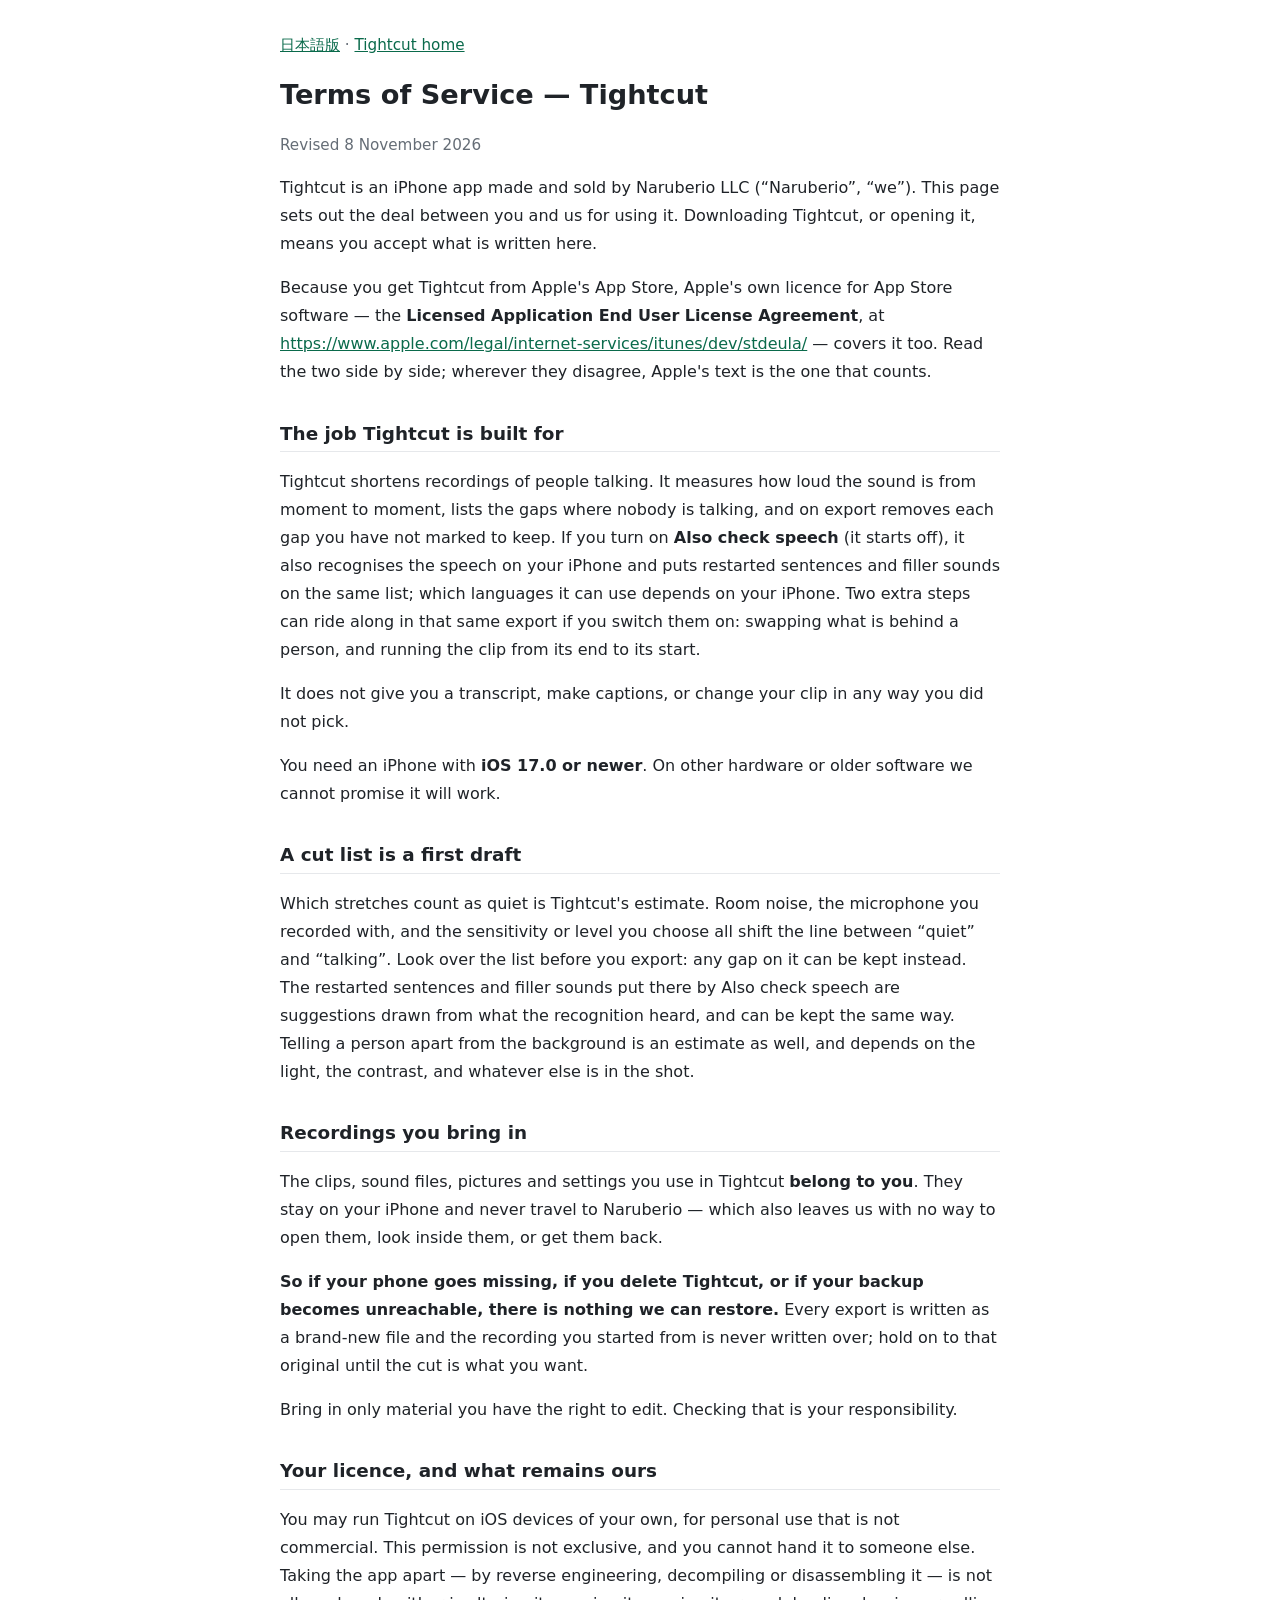
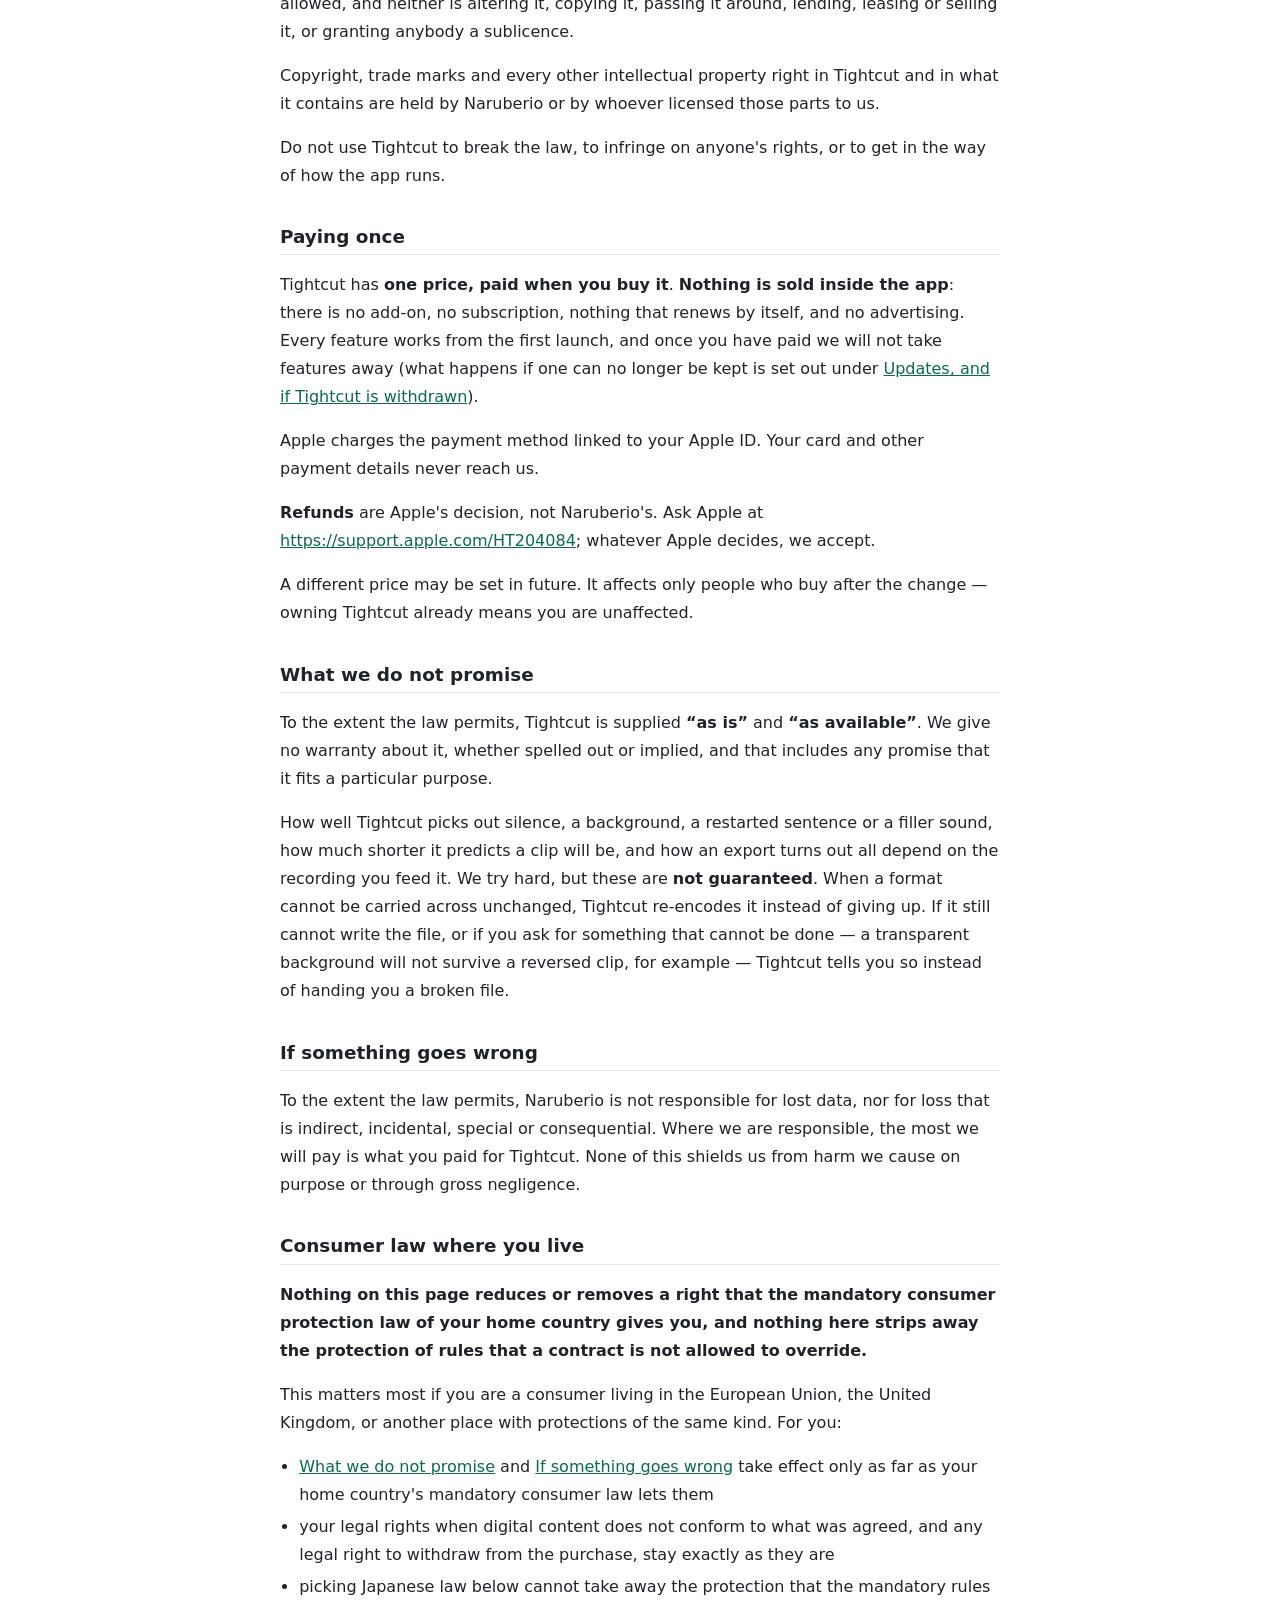
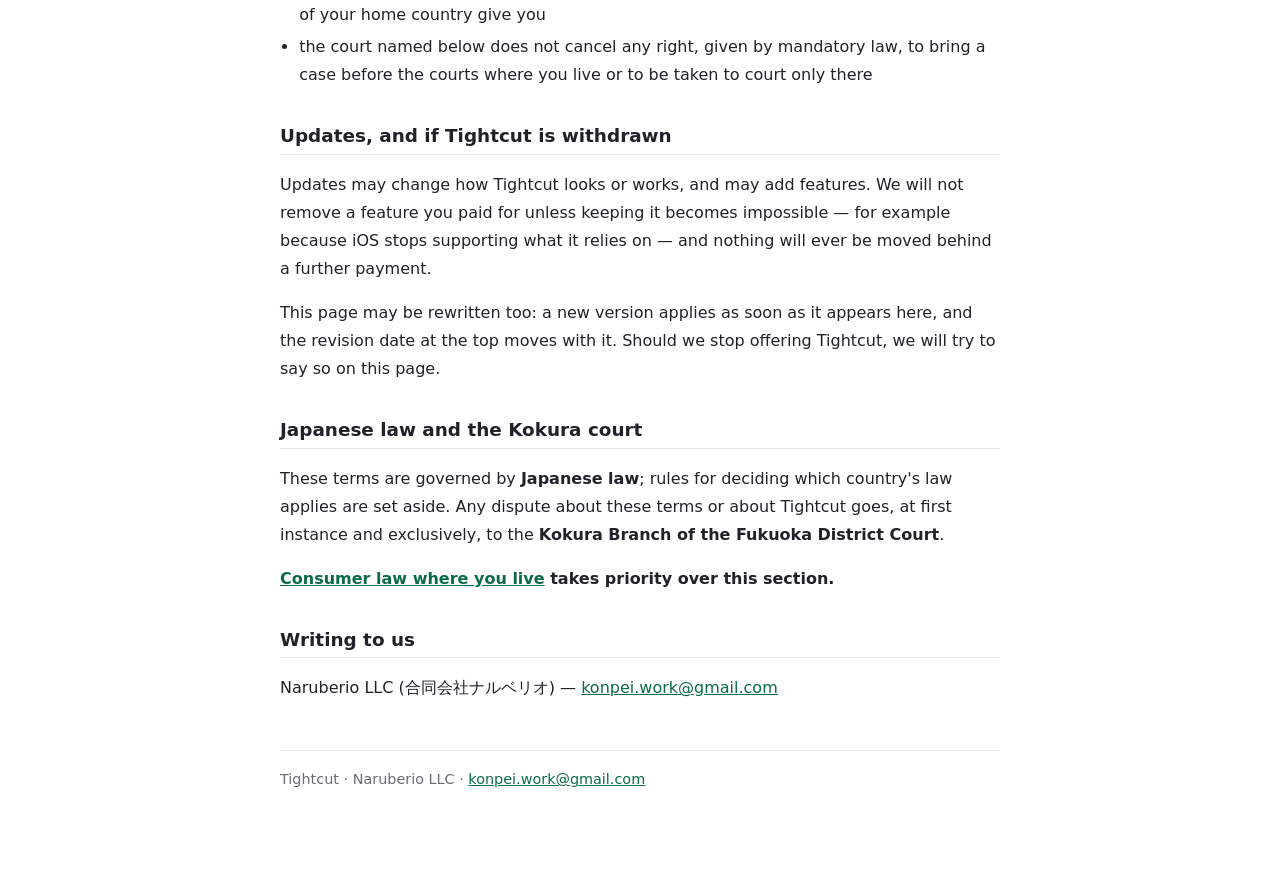
<file: terms.html>
<!DOCTYPE html>
<html lang="en">
<head>
  <meta charset="utf-8">
  <meta name="viewport" content="width=device-width, initial-scale=1">
  <title>Terms of Service — Tightcut</title>
  <link rel="stylesheet" href="style.css">
</head>
<body>
  <p class="meta"><a href="terms-ja.html" lang="ja" hreflang="ja">日本語版</a> · <a href="index.html">Tightcut home</a></p>
  <h1>Terms of Service — Tightcut</h1>
  <p class="meta">Revised 8 November 2026</p>

  <p>Tightcut is an iPhone app made and sold by Naruberio LLC (“Naruberio”, “we”). This page sets out the deal
  between you and us for using it. Downloading Tightcut, or opening it, means you accept what is written here.</p>
  <p>Because you get Tightcut from Apple&#39;s App Store, Apple&#39;s own licence for App Store software — the
  <strong>Licensed Application End User License Agreement</strong>, at
  <a href="https://www.apple.com/legal/internet-services/itunes/dev/stdeula/">https://www.apple.com/legal/internet-services/itunes/dev/stdeula/</a>
  — covers it too. Read the two side by side; wherever they disagree, Apple&#39;s text is the one that counts.</p>

  <h2 id="job">The job Tightcut is built for</h2>
  <p>Tightcut shortens recordings of people talking. It measures how loud the sound is from moment to moment, lists
  the gaps where nobody is talking, and on export removes each gap you have not marked to keep. If you turn on
  <strong>Also check speech</strong> (it starts off), it also recognises the speech on your iPhone and puts
  restarted sentences and filler sounds on the same list; which languages it can use depends on your iPhone. Two
  extra steps can
  ride along in that same export if you switch them on: swapping what is behind a person, and running the clip from
  its end to its start.</p>
  <p>It does not give you a transcript, make captions, or change your clip in any way you did not pick.</p>
  <p>You need an iPhone with <strong>iOS 17.0 or newer</strong>. On other hardware or older software we cannot
  promise it will work.</p>

  <h2 id="estimates">A cut list is a first draft</h2>
  <p>Which stretches count as quiet is Tightcut&#39;s estimate. Room noise, the microphone you recorded with, and
  the sensitivity or level you choose all shift the line between “quiet” and “talking”. Look over the list before
  you export: any gap on it can be kept instead. The restarted sentences and filler sounds put there by Also check
  speech are suggestions drawn from what the recognition heard, and can be kept the same way. Telling a person apart from the background is an estimate as well,
  and depends on the light, the contrast, and whatever else is in the shot.</p>

  <h2 id="material">Recordings you bring in</h2>
  <p>The clips, sound files, pictures and settings you use in Tightcut <strong>belong to you</strong>. They stay on
  your iPhone and never travel to Naruberio — which also leaves us with no way to open them, look inside them, or
  get them back.</p>
  <p><strong>So if your phone goes missing, if you delete Tightcut, or if your backup becomes unreachable, there is
  nothing we can restore.</strong> Every export is written as a brand-new file and the recording you started from
  is never written over; hold on to that original until the cut is what you want.</p>
  <p>Bring in only material you have the right to edit. Checking that is your responsibility.</p>

  <h2 id="licence">Your licence, and what remains ours</h2>
  <p>You may run Tightcut on iOS devices of your own, for personal use that is not commercial. This permission is
  not exclusive, and you cannot hand it to someone else. Taking the app apart — by reverse engineering, decompiling
  or disassembling it — is not allowed, and neither is altering it, copying it, passing it around, lending, leasing
  or selling it, or granting anybody a sublicence.</p>
  <p>Copyright, trade marks and every other intellectual property right in Tightcut and in what it contains are
  held by Naruberio or by whoever licensed those parts to us.</p>
  <p>Do not use Tightcut to break the law, to infringe on anyone&#39;s rights, or to get in the way of how the app
  runs.</p>

  <h2 id="paying">Paying once</h2>
  <p>Tightcut has <strong>one price, paid when you buy it</strong>. <strong>Nothing is sold inside the app</strong>:
  there is no add-on, no subscription, nothing that renews by itself, and no advertising. Every feature works from
  the first launch, and once you have paid we will not take features away (what happens if one can no longer be
  kept is set out under <a href="#changes">Updates, and if Tightcut is withdrawn</a>).</p>
  <p>Apple charges the payment method linked to your Apple ID. Your card and other payment details never reach
  us.</p>
  <p><strong>Refunds</strong> are Apple&#39;s decision, not Naruberio&#39;s. Ask Apple at
  <a href="https://support.apple.com/HT204084">https://support.apple.com/HT204084</a>; whatever Apple decides, we
  accept.</p>
  <p>A different price may be set in future. It affects only people who buy after the change — owning Tightcut
  already means you are unaffected.</p>

  <h2 id="no-promise">What we do not promise</h2>
  <p>To the extent the law permits, Tightcut is supplied <strong>“as is”</strong> and
  <strong>“as available”</strong>. We give no warranty about it, whether spelled out or implied, and that includes
  any promise that it fits a particular purpose.</p>
  <p>How well Tightcut picks out silence, a background, a restarted sentence or a filler sound, how much shorter it predicts a clip will be, and how an
  export turns out all depend on the recording you feed it. We try hard, but these are <strong>not
  guaranteed</strong>. When a format cannot be carried across unchanged, Tightcut re-encodes it instead of giving
  up. If it still cannot write the file, or if you ask for something that cannot be done — a transparent background
  will not survive a reversed clip, for example — Tightcut tells you so instead of handing you a broken file.</p>

  <h2 id="liability">If something goes wrong</h2>
  <p>To the extent the law permits, Naruberio is not responsible for lost data, nor for loss that is indirect,
  incidental, special or consequential. Where we are responsible, the most we will pay is what you paid for
  Tightcut. None of this shields us from harm we cause on purpose or through gross negligence.</p>

  <h2 id="consumer">Consumer law where you live</h2>
  <p><strong>Nothing on this page reduces or removes a right that the mandatory consumer protection law of your
  home country gives you, and nothing here strips away the protection of rules that a contract is not allowed to
  override.</strong></p>
  <p>This matters most if you are a consumer living in the European Union, the United Kingdom, or another place
  with protections of the same kind. For you:</p>
  <ul>
    <li><a href="#no-promise">What we do not promise</a> and <a href="#liability">If something goes wrong</a> take
    effect only as far as your home country&#39;s mandatory consumer law lets them</li>
    <li>your legal rights when digital content does not conform to what was agreed, and any legal right to withdraw
    from the purchase, stay exactly as they are</li>
    <li>picking Japanese law below cannot take away the protection that the mandatory rules of your home country give
    you</li>
    <li>the court named below does not cancel any right, given by mandatory law, to bring a case before the courts
    where you live or to be taken to court only there</li>
  </ul>

  <h2 id="changes">Updates, and if Tightcut is withdrawn</h2>
  <p>Updates may change how Tightcut looks or works, and may add features. We will not remove a feature you paid for
  unless keeping it becomes impossible — for example because iOS stops supporting what it relies on — and nothing
  will ever be moved behind a further payment.</p>
  <p>This page may be rewritten too: a new version applies as soon as it appears here, and the revision date at the
  top moves with it. Should we stop offering Tightcut, we will try to say so on this page.</p>

  <h2 id="law">Japanese law and the Kokura court</h2>
  <p>These terms are governed by <strong>Japanese law</strong>; rules for deciding which country&#39;s law applies
  are set aside. Any dispute about these terms or about Tightcut goes, at first instance and exclusively, to the
  <strong>Kokura Branch of the Fukuoka District Court</strong>.</p>
  <p><strong><a href="#consumer">Consumer law where you live</a> takes priority over this section.</strong></p>

  <h2 id="contact">Writing to us</h2>
  <p>Naruberio LLC (<span lang="ja">合同会社ナルベリオ</span>) —
  <a href="mailto:konpei.work@gmail.com">konpei.work@gmail.com</a></p>

  <footer>Tightcut · Naruberio LLC · <a href="mailto:konpei.work@gmail.com">konpei.work@gmail.com</a></footer>
</body>
</html>
</file>
<file: style.css>
/* Tightcut 法務・サポートページの共通スタイル。
   ページごとに <style> を写すと 7 か所の重複になるので 1 本に寄せる。 */
body {
  font-family: -apple-system, BlinkMacSystemFont, "Segoe UI", "Hiragino Sans",
    "Noto Sans JP", system-ui, sans-serif;
  max-width: 720px;
  margin: 2rem auto;
  padding: 0 1rem 4rem;
  line-height: 1.75;
  color: #1f2328;
  background: #fff;
}
h1,
h2,
h3 { font-weight: 600; line-height: 1.35; }
h1 { font-size: 1.7rem; }
h2 {
  font-size: 1.15rem;
  margin-top: 2.2rem;
  border-bottom: 1px solid #e6e8eb;
  padding-bottom: 0.3rem;
}
h3 { font-size: 1rem; margin-top: 1.6rem; }
a { color: #0a6a4b; }
a:hover { text-decoration: underline; }
ul { padding-left: 1.2rem; }
li { margin: 0.25rem 0; }
table { border-collapse: collapse; width: 100%; margin: 1rem 0; font-size: 0.95rem; }
th,
td { border: 1px solid #e6e8eb; padding: 0.45rem 0.6rem; text-align: left; vertical-align: top; }
th { background: #f6f8f7; font-weight: 600; }
td.center { text-align: center; }
.meta { color: #656d76; font-size: 0.95rem; }
.lede { background: #f3f8f6; border-left: 4px solid #0a6a4b; padding: 0.8rem 1rem; margin: 1.2rem 0; }
footer {
  margin-top: 3rem;
  color: #656d76;
  font-size: 0.9rem;
  border-top: 1px solid #e6e8eb;
  padding-top: 1rem;
}
</file>
<file: howto.css>
/* Tightcut の用途別ページ（KAN-1242）の見た目。
   法務ページの style.css とは分ける（あちらは白地の文書、こちらはアプリの深緑とライムに寄せた入口）。
   SoundPull（明るい地・紫・結論の枠）・FrameSmoother（暗いグラファイト・琥珀・章札）・
   Readglide（紙の地・場面の物語）と、地の色・部品・章立てを分ける（全社の重複チェック ①②）。 */
:root {
  --canvas: #e3efe4;
  --card: #ffffff;
  --deep: #0a4232;
  --lime: #c4ec78;
  --ink: #14211c;
  --muted: #4d5e57;
  --line: #c9dccd;
  --cut: #9fb5a8;
}
@media (prefers-color-scheme: dark) {
  :root {
    --canvas: #101a16;
    --card: #1c2622;
    --deep: #1d4a3c;
    --ink: #e6efe9;
    --muted: #a3b5ab;
    --line: #2c3b35;
    --cut: #3d5249;
  }
}
* { box-sizing: border-box; }
body {
  margin: 0;
  font-family: -apple-system, BlinkMacSystemFont, "Segoe UI", "Hiragino Sans", "Noto Sans JP", system-ui, sans-serif;
  line-height: 1.75;
  color: var(--ink);
  background: var(--canvas);
}
a { color: inherit; }
.band {
  background: var(--deep);
  color: #fff;
  padding: 1.1rem 1rem 2.4rem;
}
.band-inner, main, .foot { max-width: 760px; margin: 0 auto; }
.band nav { display: flex; justify-content: space-between; gap: 1rem; flex-wrap: wrap; font-size: 0.9rem; }
.band nav a { color: #fff; text-decoration: none; }
.band nav .lang a, .band nav .lang span { margin-left: 0.6rem; }
.band nav .lang span { color: var(--lime); }
.band h1 { font-size: 1.65rem; line-height: 1.35; margin: 1.6rem 0 0.6rem; }
.band p { margin: 0; color: #dfeee5; }
main { padding: 0 1rem 3rem; }
.card {
  background: var(--card);
  border-radius: 20px;
  padding: 1.2rem 1.25rem;
  margin: 1.1rem 0;
}
.lift { margin-top: -1.6rem; }
h2 { font-size: 1.15rem; margin: 0 0 0.6rem; }
.strip-label { font-size: 0.85rem; color: var(--muted); margin: 0.6rem 0 0.25rem; }
.strip { display: flex; height: 26px; border-radius: 8px; overflow: hidden; }
.strip i { display: block; height: 100%; }
.strip .talk { background: var(--deep); }
.strip .gap { background: var(--cut); background-image: repeating-linear-gradient(135deg, transparent 0 5px, rgba(255,255,255,.35) 5px 8px); }
@media (prefers-color-scheme: dark) { .strip .talk { background: var(--lime); } }
.note { font-size: 0.85rem; color: var(--muted); margin-top: 0.6rem; }
ol.flow { list-style: none; counter-reset: s; padding: 0; margin: 0; }
ol.flow li { counter-increment: s; position: relative; padding: 0 0 1rem 3rem; }
ol.flow li::before {
  content: counter(s);
  position: absolute; left: 0; top: 0.1rem;
  width: 2rem; height: 2rem; border-radius: 50%;
  background: var(--lime); color: #0a4232; font-weight: 700;
  display: flex; align-items: center; justify-content: center;
}
ol.flow .where { display: block; font-size: 0.8rem; color: var(--muted); letter-spacing: 0.02em; }
.ui { font-weight: 600; white-space: nowrap; }
.ui::before { content: "［"; color: var(--muted); font-weight: 400; }
.ui::after { content: "］"; color: var(--muted); font-weight: 400; }
:lang(en) .ui::before { content: "["; }
:lang(en) .ui::after { content: "]"; }
details { border-top: 1px solid var(--line); padding: 0.7rem 0; }
details:last-of-type { border-bottom: 1px solid var(--line); }
summary { cursor: pointer; font-weight: 600; }
details p { margin: 0.4rem 0 0; }
.get {
  display: block; text-align: center; text-decoration: none;
  background: var(--deep); color: #fff; font-weight: 700;
  border-radius: 16px; padding: 0.95rem 1rem; margin: 1.4rem 0;
}
.get small { display: block; font-weight: 400; color: var(--lime); }
.more a { display: block; padding: 0.35rem 0; }
.foot { padding: 1.4rem 1rem 2.5rem; font-size: 0.85rem; color: var(--muted); }
.foot a { margin-right: 0.8rem; }
</file>
